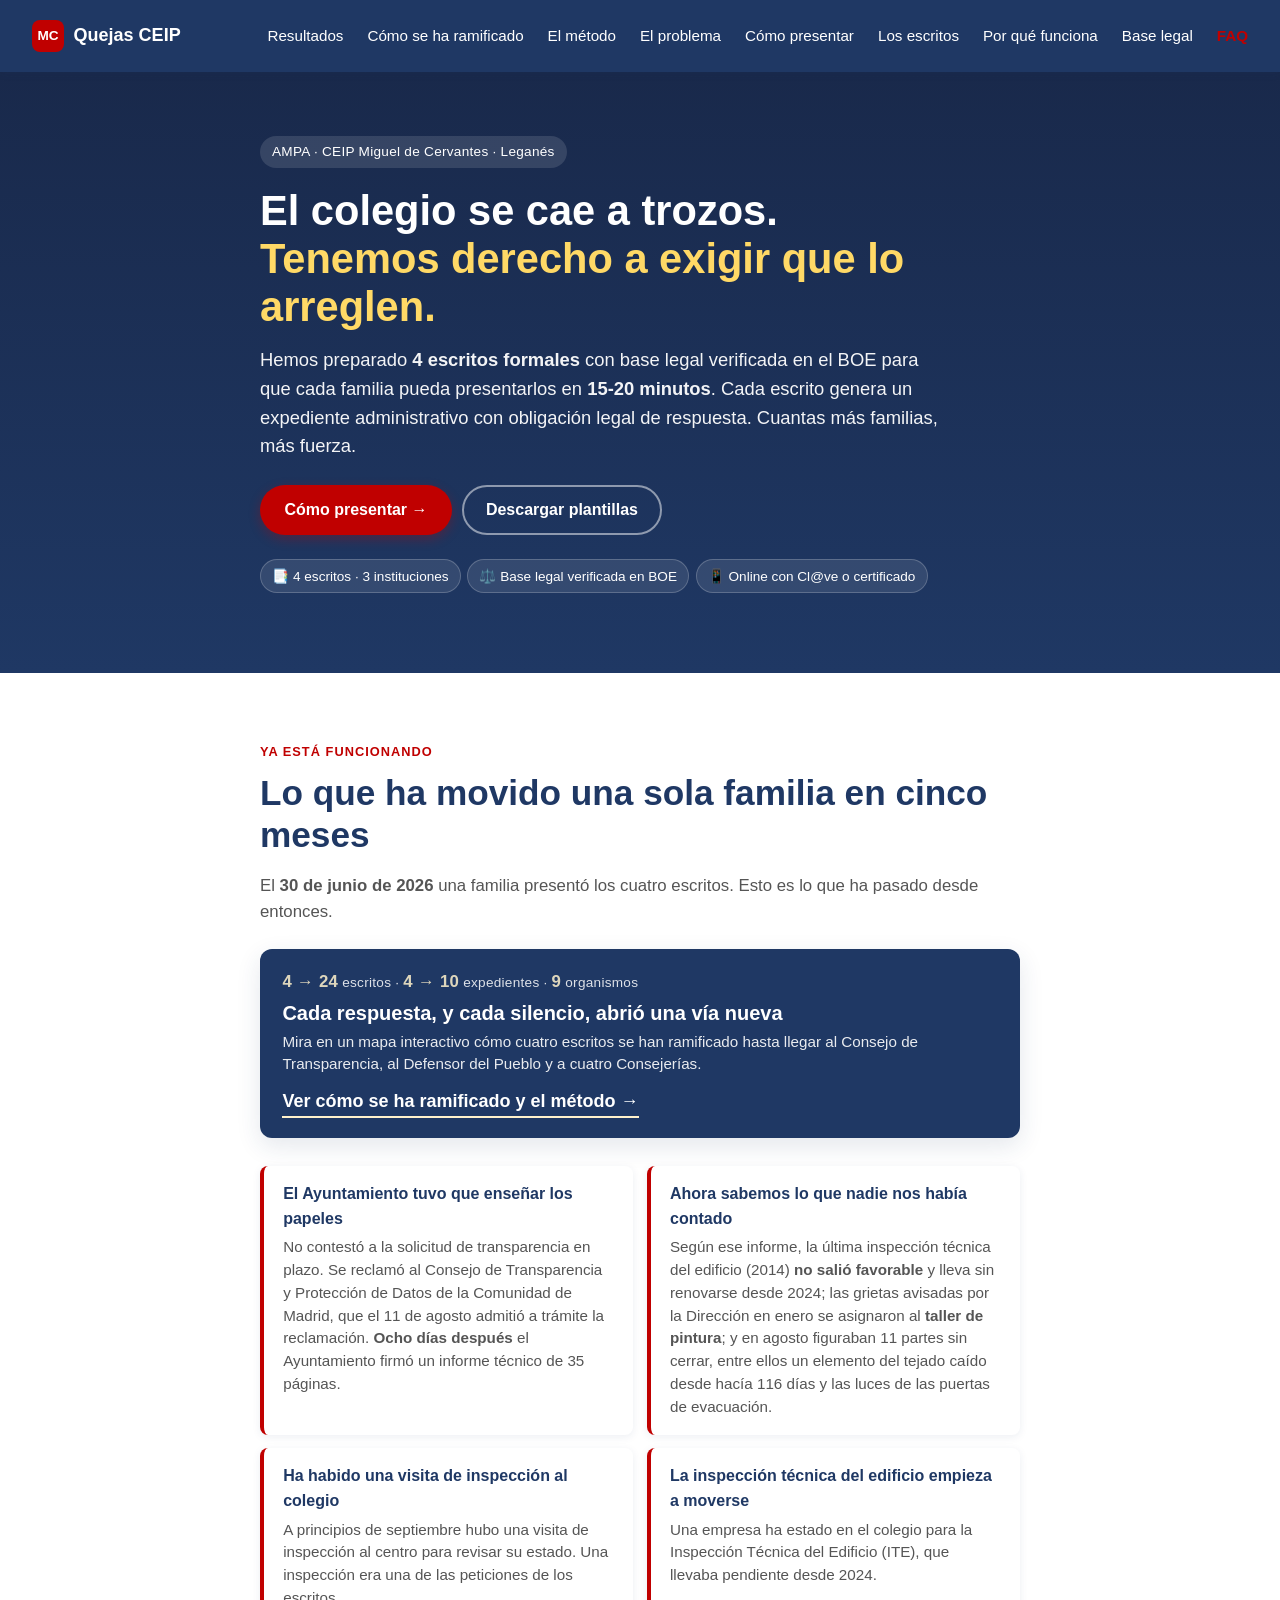
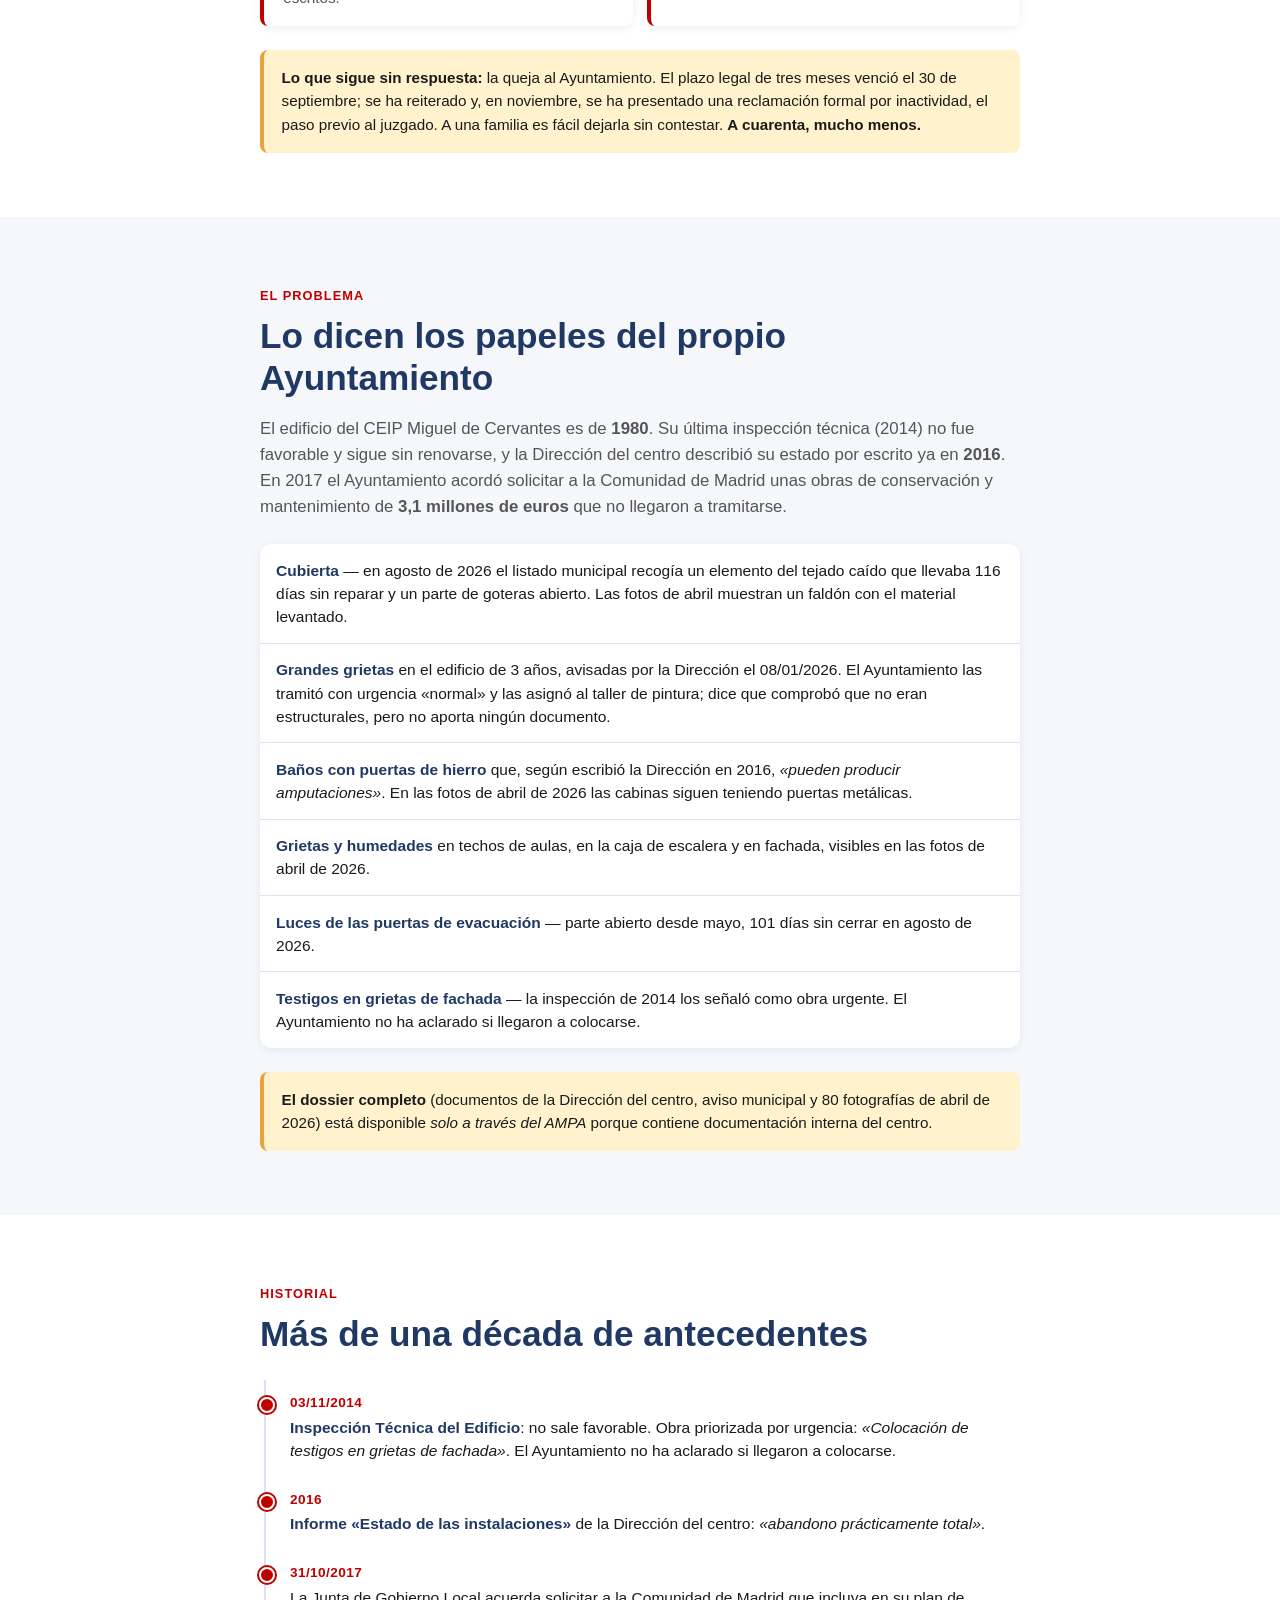
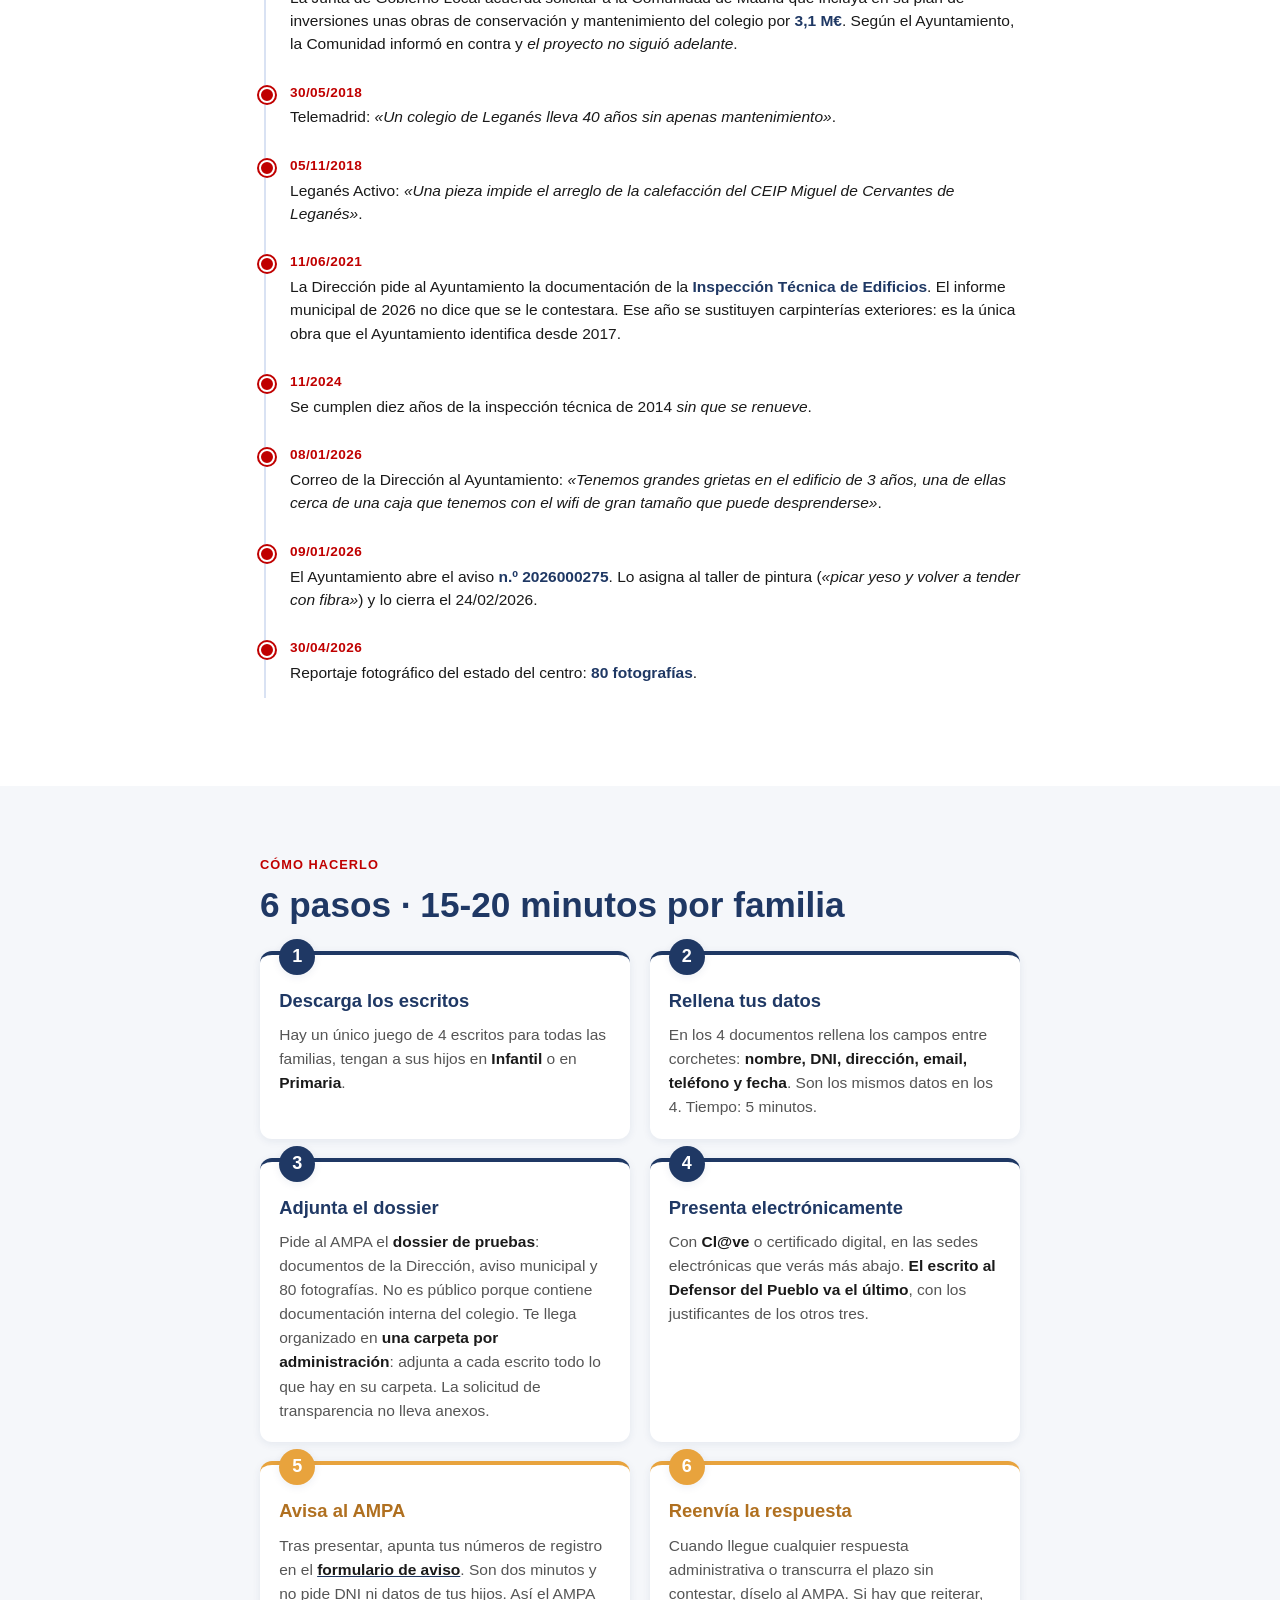
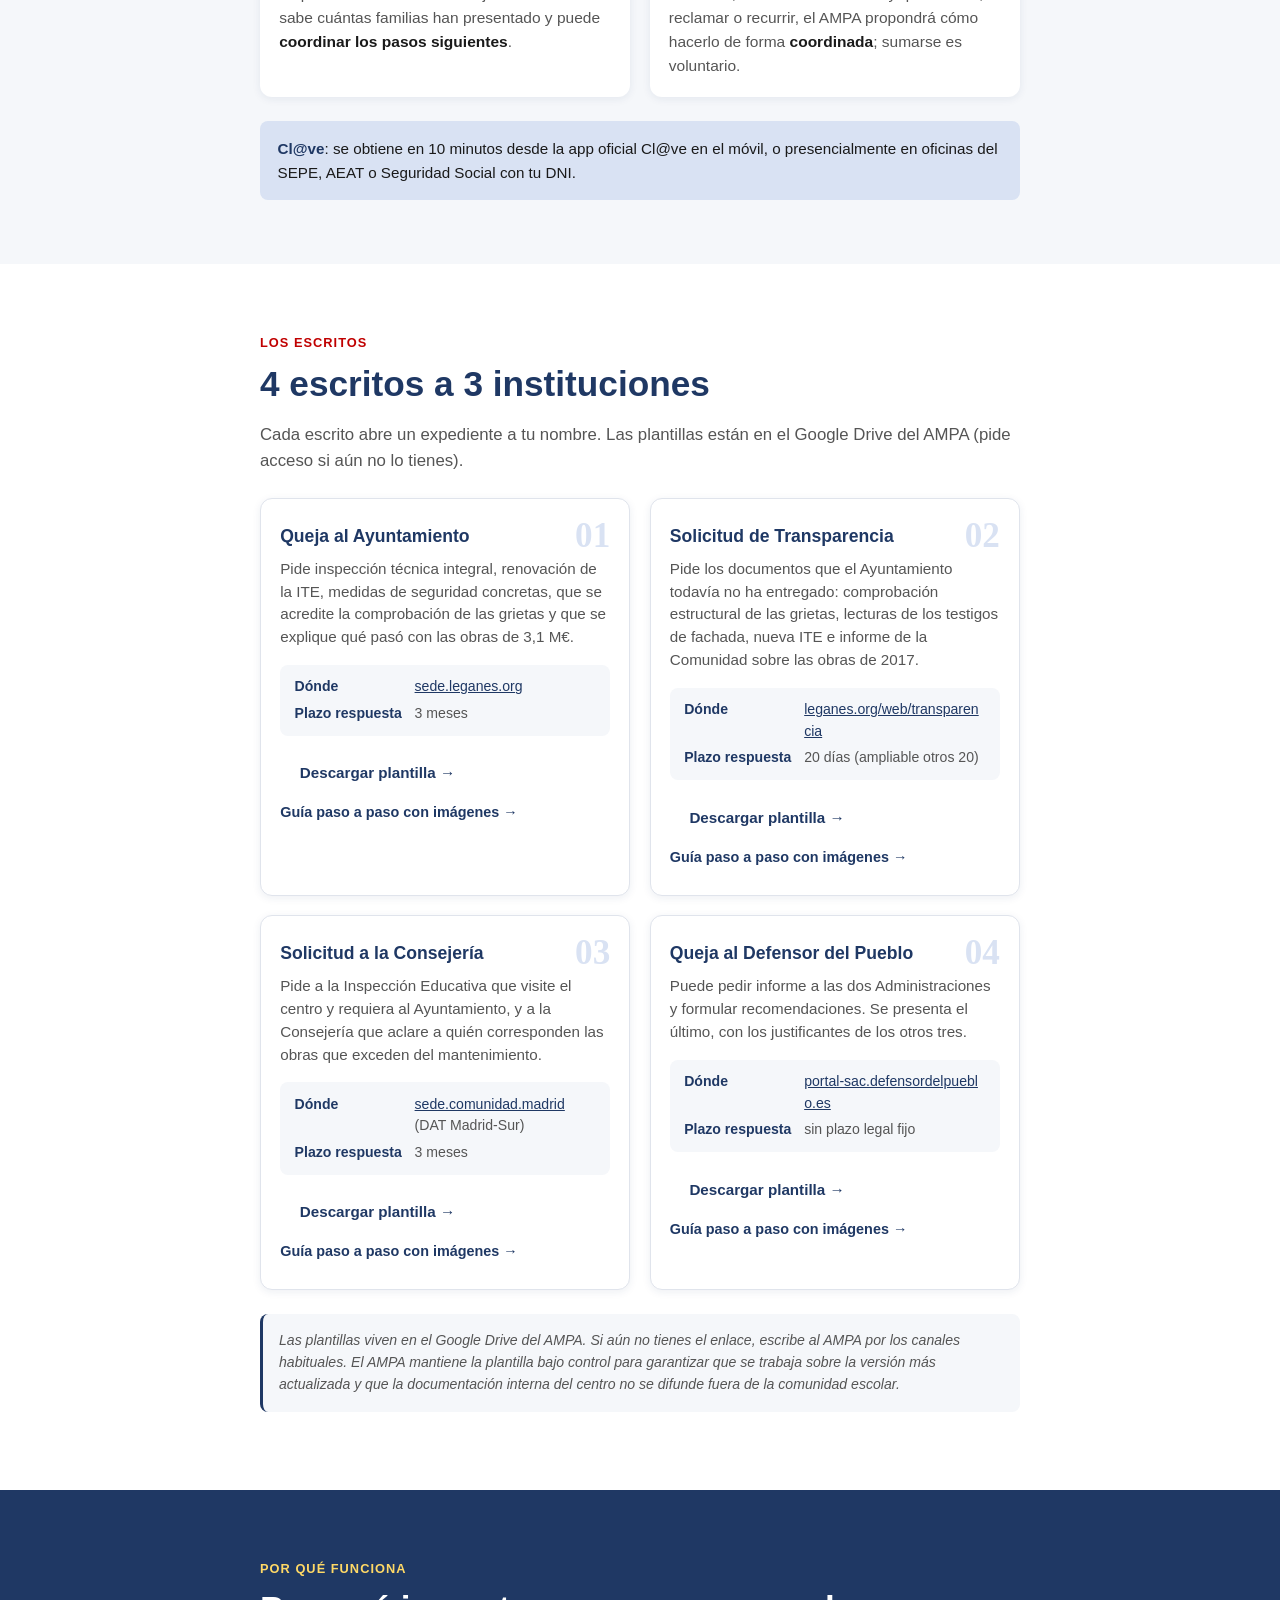
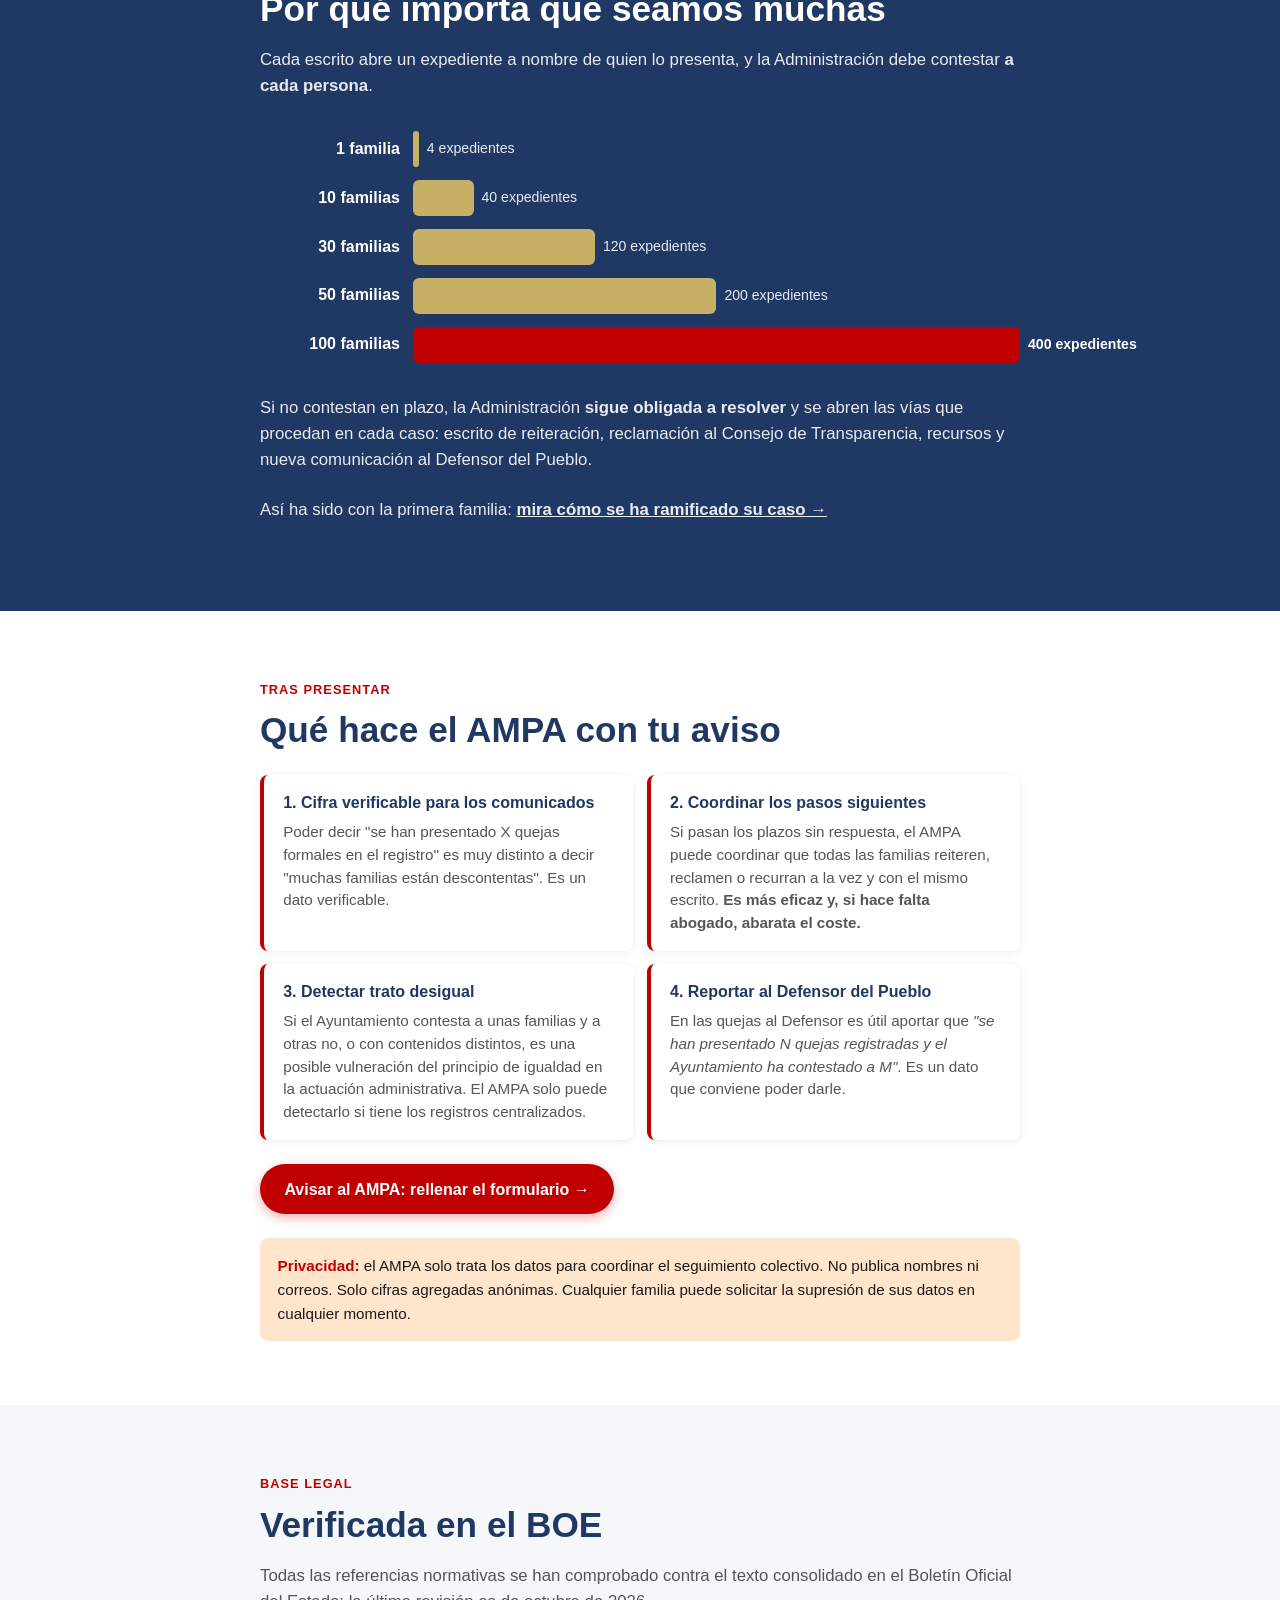
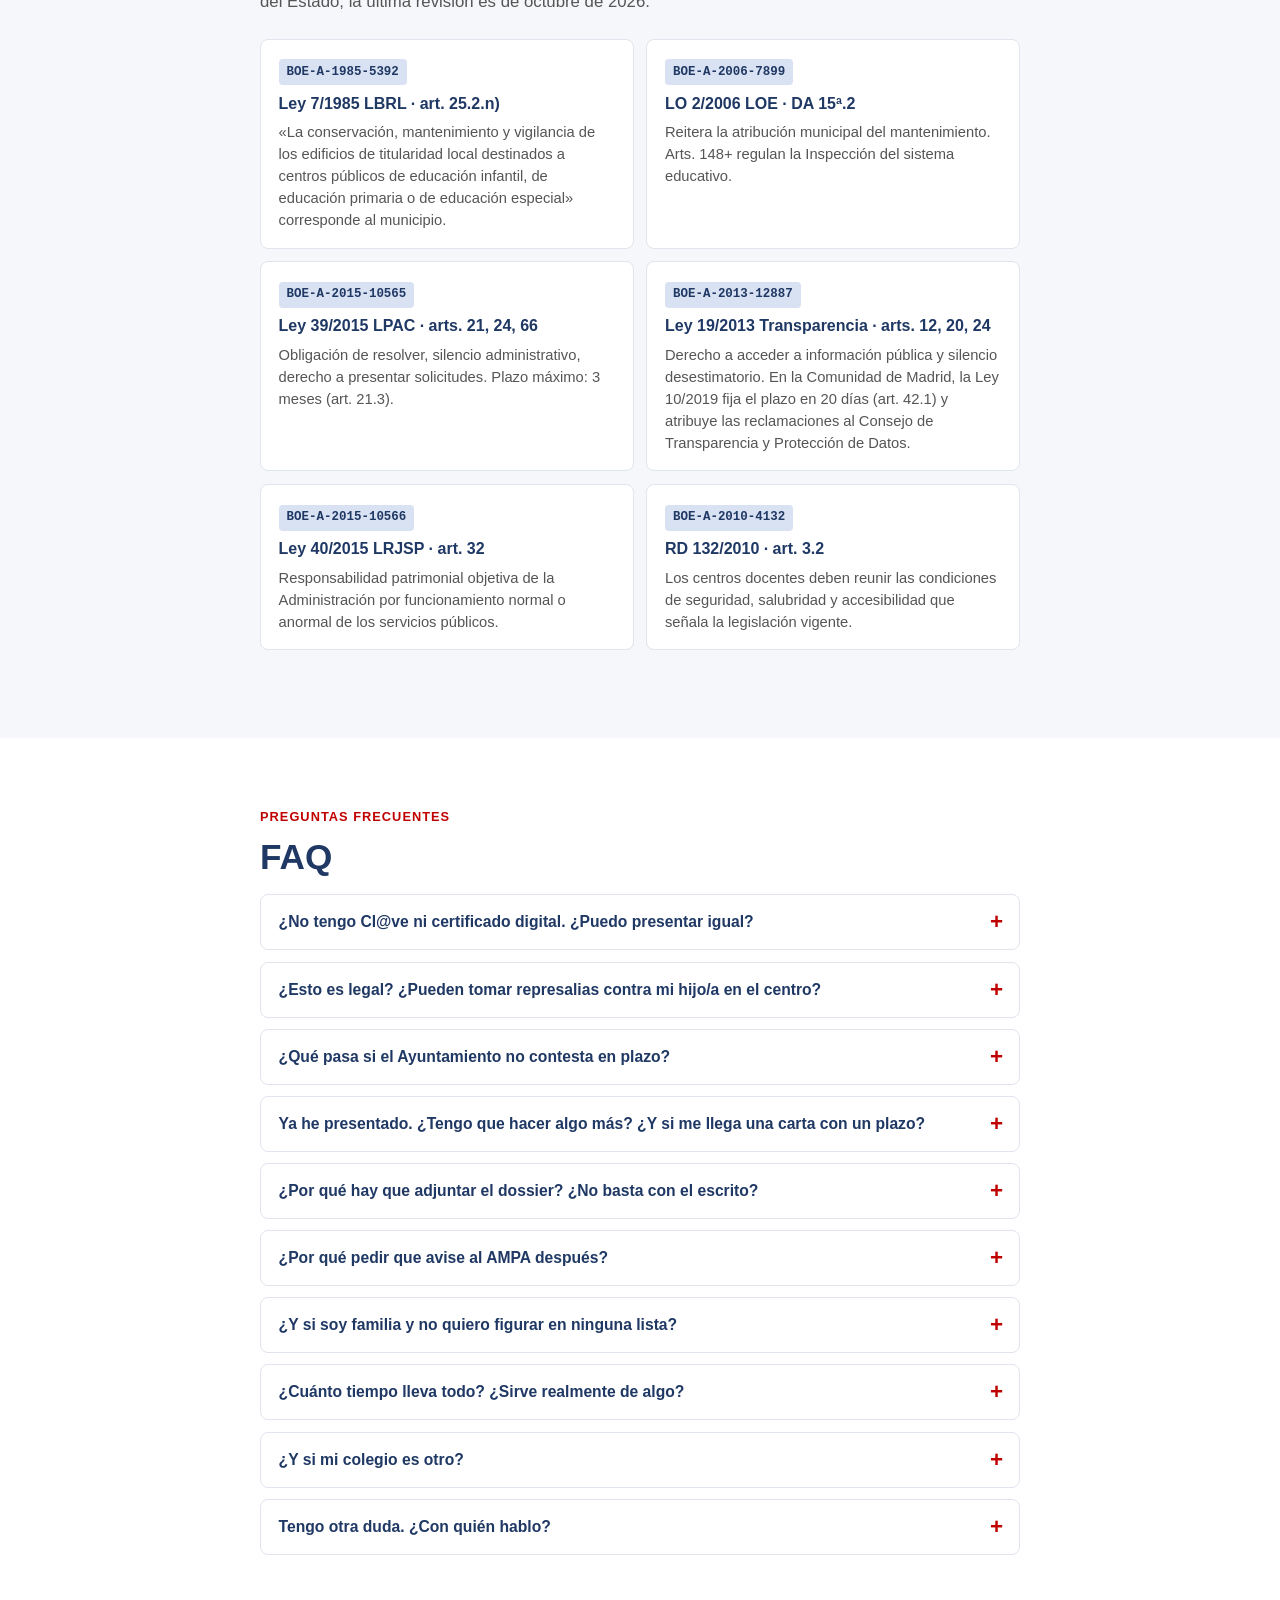
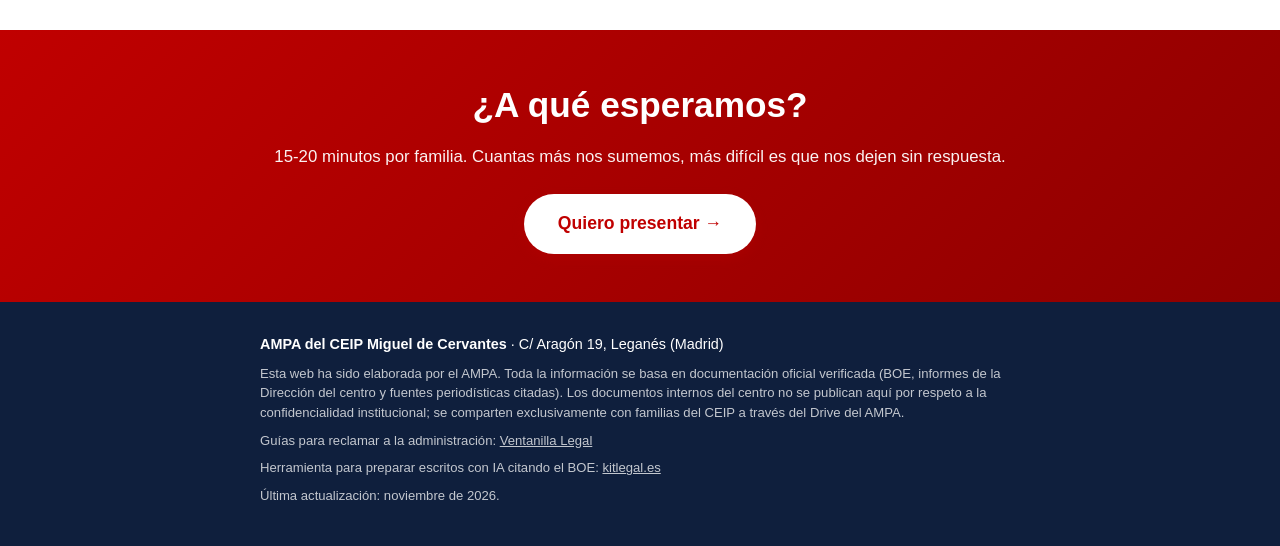
<file: index.html>
<!DOCTYPE html>
<html lang="es">
<head>
  <meta charset="UTF-8">
  <meta name="viewport" content="width=device-width, initial-scale=1.0, viewport-fit=cover">
  <meta name="theme-color" content="#1F3864">
  <title>Quejas formales — CEIP Miguel de Cervantes (Leganés)</title>
  <meta name="description" content="Plantillas, base legal y guía paso a paso para presentar quejas formales por el estado del CEIP Miguel de Cervantes. Iniciativa del AMPA.">
  <meta property="og:title" content="Quejas formales — CEIP Miguel de Cervantes">
  <meta property="og:description" content="15-20 minutos por familia. Cada escrito genera un expediente con obligación legal de respuesta. Cuantas más familias, más fuerza.">
  <meta property="og:type" content="website">
  <link rel="stylesheet" href="styles.css">
  <link rel="icon" href="data:image/svg+xml,&lt;svg xmlns=%22http://www.w3.org/2000/svg%22 viewBox=%220 0 100 100%22&gt;&lt;rect width=%22100%22 height=%22100%22 rx=%2218%22 fill=%22%231F3864%22/&gt;&lt;text x=%2250%22 y=%2270%22 font-size=%2270%22 text-anchor=%22middle%22 fill=%22white%22 font-family=%22sans-serif%22 font-weight=%22bold%22&gt;Q&lt;/text&gt;&lt;/svg&gt;">
</head>
<body>

<!-- HEADER FIJO MÓVIL -->
<header class="topbar">
  <a href="#inicio" class="topbar__brand">
    <span class="topbar__logo">MC</span>
    <span class="topbar__text">Quejas CEIP</span>
  </a>
  <button class="topbar__menu" aria-label="Abrir menú" aria-expanded="false" id="menuBtn">
    <span></span><span></span><span></span>
  </button>
  <nav class="topbar__nav" id="topNav" aria-label="Navegación principal">
    <a href="#resultados">Resultados</a>
    <a href="ramificacion.html">Cómo se ha ramificado</a>
    <a href="ramificacion.html#metodo">El método</a>
    <a href="#problema">El problema</a>
    <a href="#pasos">Cómo presentar</a>
    <a href="#escritos">Los escritos</a>
    <a href="#multiplicador">Por qué funciona</a>
    <a href="#base-legal">Base legal</a>
    <a href="#faq">FAQ</a>
  </nav>
</header>

<!-- HERO -->
<section class="hero" id="inicio">
  <div class="hero__inner">
    <div class="hero__eyebrow">AMPA · CEIP Miguel de Cervantes · Leganés</div>
    <h1 class="hero__title">El colegio se cae a trozos.<br><span class="hero__hl">Tenemos derecho a exigir que lo arreglen.</span></h1>
    <p class="hero__lead">Hemos preparado <strong>4 escritos formales</strong> con base legal verificada en el BOE para que cada familia pueda presentarlos en <strong>15-20 minutos</strong>. Cada escrito genera un expediente administrativo con obligación legal de respuesta. Cuantas más familias, más fuerza.</p>
    <div class="hero__cta">
      <a href="#pasos" class="btn btn--primary">Cómo presentar →</a>
      <a href="#escritos" class="btn btn--ghost">Descargar plantillas</a>
    </div>
    <div class="hero__chips">
      <span class="chip">📑 4 escritos · 3 instituciones</span>
      <span class="chip">⚖️ Base legal verificada en BOE</span>
      <span class="chip">📱 Online con Cl@ve o certificado</span>
    </div>
  </div>
</section>

<!-- RESULTADOS -->
<section class="section" id="resultados">
  <div class="container">
    <span class="section__eyebrow">Ya está funcionando</span>
    <h2 class="section__title">Lo que ha movido una sola familia en cinco meses</h2>
    <p class="section__lead">El <strong>30 de junio de 2026</strong> una familia presentó los cuatro escritos. Esto es lo que ha pasado desde entonces.</p>

    <a class="ramal" href="ramificacion.html">
      <span class="ramal__nums"><b>4 → 24</b> escritos · <b>4 → 10</b> expedientes · <b>9</b> organismos</span>
      <strong class="ramal__title">Cada respuesta, y cada silencio, abrió una vía nueva</strong>
      <span class="ramal__text">Mira en un mapa interactivo cómo cuatro escritos se han ramificado hasta llegar al Consejo de Transparencia, al Defensor del Pueblo y a cuatro Consejerías.</span>
      <span class="ramal__cta">Ver cómo se ha ramificado y el método →</span>
    </a>

    <div class="usos">
      <div class="uso">
        <h3>El Ayuntamiento tuvo que enseñar los papeles</h3>
        <p>No contestó a la solicitud de transparencia en plazo. Se reclamó al Consejo de Transparencia y Protección de Datos de la Comunidad de Madrid, que el 11 de agosto admitió a trámite la reclamación. <strong>Ocho días después</strong> el Ayuntamiento firmó un informe técnico de 35 páginas.</p>
      </div>
      <div class="uso">
        <h3>Ahora sabemos lo que nadie nos había contado</h3>
        <p>Según ese informe, la última inspección técnica del edificio (2014) <strong>no salió favorable</strong> y lleva sin renovarse desde 2024; las grietas avisadas por la Dirección en enero se asignaron al <strong>taller de pintura</strong>; y en agosto figuraban 11 partes sin cerrar, entre ellos un elemento del tejado caído desde hacía 116 días y las luces de las puertas de evacuación.</p>
      </div>
      <div class="uso">
        <h3>Ha habido una visita de inspección al colegio</h3>
        <p>A principios de septiembre hubo una visita de inspección al centro para revisar su estado. Una inspección era una de las peticiones de los escritos.</p>
      </div>
      <div class="uso">
        <h3>La inspección técnica del edificio empieza a moverse</h3>
        <p>Una empresa ha estado en el colegio para la Inspección Técnica del Edificio (ITE), que llevaba pendiente desde 2024.</p>
      </div>
    </div>

    <div class="callout">
      <strong>Lo que sigue sin respuesta:</strong> la queja al Ayuntamiento. El plazo legal de tres meses venció el 30 de septiembre; se ha reiterado y, en noviembre, se ha presentado una reclamación formal por inactividad, el paso previo al juzgado. A una familia es fácil dejarla sin contestar. <strong>A cuarenta, mucho menos.</strong>
    </div>
  </div>
</section>

<!-- PROBLEMA -->
<section class="section section--alt" id="problema">
  <div class="container">
    <span class="section__eyebrow">El problema</span>
    <h2 class="section__title">Lo dicen los papeles del propio Ayuntamiento</h2>

    <p class="section__lead">
      El edificio del CEIP Miguel de Cervantes es de <strong>1980</strong>. Su última inspección técnica (2014) no fue favorable y sigue sin renovarse, y la Dirección del centro describió su estado por escrito ya en <strong>2016</strong>. En 2017 el Ayuntamiento acordó solicitar a la Comunidad de Madrid unas obras de conservación y mantenimiento de <strong>3,1 millones de euros</strong> que no llegaron a tramitarse.
    </p>

    <ul class="defs">
      <li><strong>Cubierta</strong> — en agosto de 2026 el listado municipal recogía un elemento del tejado caído que llevaba 116 días sin reparar y un parte de goteras abierto. Las fotos de abril muestran un faldón con el material levantado.</li>
      <li><strong>Grandes grietas</strong> en el edificio de 3 años, avisadas por la Dirección el 08/01/2026. El Ayuntamiento las tramitó con urgencia «normal» y las asignó al taller de pintura; dice que comprobó que no eran estructurales, pero no aporta ningún documento.</li>
      <li><strong>Baños con puertas de hierro</strong> que, según escribió la Dirección en 2016, <em>«pueden producir amputaciones»</em>. En las fotos de abril de 2026 las cabinas siguen teniendo puertas metálicas.</li>
      <li><strong>Grietas y humedades</strong> en techos de aulas, en la caja de escalera y en fachada, visibles en las fotos de abril de 2026.</li>
                  <li><strong>Luces de las puertas de evacuación</strong> — parte abierto desde mayo, 101 días sin cerrar en agosto de 2026.</li>
      <li><strong>Testigos en grietas de fachada</strong> — la inspección de 2014 los señaló como obra urgente. El Ayuntamiento no ha aclarado si llegaron a colocarse.</li>
    </ul>

    <div class="callout">
      <strong>El dossier completo</strong> (documentos de la Dirección del centro, aviso municipal y 80 fotografías de abril de 2026) está disponible <em>solo a través del AMPA</em> porque contiene documentación interna del centro.
    </div>
  </div>
</section>

<!-- TIMELINE -->
<section class="section" id="historial">
  <div class="container">
    <span class="section__eyebrow">Historial</span>
    <h2 class="section__title">Más de una década de antecedentes</h2>
    <ol class="timeline">
      <li>
        <span class="timeline__date">03/11/2014</span>
        <strong>Inspección Técnica del Edificio</strong>: no sale favorable. Obra priorizada por urgencia: <em>«Colocación de testigos en grietas de fachada»</em>. El Ayuntamiento no ha aclarado si llegaron a colocarse.
      </li>
      <li>
        <span class="timeline__date">2016</span>
        <strong>Informe «Estado de las instalaciones»</strong> de la Dirección del centro: <em>«abandono prácticamente total»</em>.
      </li>
      <li>
        <span class="timeline__date">31/10/2017</span>
        La Junta de Gobierno Local acuerda solicitar a la Comunidad de Madrid que incluya en su plan de inversiones unas obras de conservación y mantenimiento del colegio por <strong>3,1 M€</strong>. Según el Ayuntamiento, la Comunidad informó en contra y <em>el proyecto no siguió adelante</em>.
      </li>
      <li>
        <span class="timeline__date">30/05/2018</span>
        Telemadrid: <em>«Un colegio de Leganés lleva 40 años sin apenas mantenimiento»</em>.
      </li>
      <li>
        <span class="timeline__date">05/11/2018</span>
        Leganés Activo: <em>«Una pieza impide el arreglo de la calefacción del CEIP Miguel de Cervantes de Leganés»</em>.
      </li>
      <li>
        <span class="timeline__date">11/06/2021</span>
        La Dirección pide al Ayuntamiento la documentación de la <strong>Inspección Técnica de Edificios</strong>. El informe municipal de 2026 no dice que se le contestara. Ese año se sustituyen carpinterías exteriores: es la única obra que el Ayuntamiento identifica desde 2017.
      </li>
      <li>
        <span class="timeline__date">11/2024</span>
        Se cumplen diez años de la inspección técnica de 2014 <em>sin que se renueve</em>.
      </li>
      <li>
        <span class="timeline__date">08/01/2026</span>
        Correo de la Dirección al Ayuntamiento: <em>«Tenemos grandes grietas en el edificio de 3 años, una de ellas cerca de una caja que tenemos con el wifi de gran tamaño que puede desprenderse»</em>.
      </li>
      <li>
        <span class="timeline__date">09/01/2026</span>
        El Ayuntamiento abre el aviso <strong>n.º 2026000275</strong>. Lo asigna al taller de pintura (<em>«picar yeso y volver a tender con fibra»</em>) y lo cierra el 24/02/2026.
      </li>
      <li>
        <span class="timeline__date">30/04/2026</span>
        Reportaje fotográfico del estado del centro: <strong>80 fotografías</strong>.
      </li>
    </ol>
  </div>
</section>

<!-- 6 PASOS -->
<section class="section section--alt" id="pasos">
  <div class="container">
    <span class="section__eyebrow">Cómo hacerlo</span>
    <h2 class="section__title">6 pasos · 15-20 minutos por familia</h2>

    <div class="steps">
      <article class="step">
        <span class="step__num">1</span>
        <h3>Descarga los escritos</h3>
        <p>Hay un único juego de 4 escritos para todas las familias, tengan a sus hijos en <strong>Infantil</strong> o en <strong>Primaria</strong>.</p>
      </article>

      <article class="step">
        <span class="step__num">2</span>
        <h3>Rellena tus datos</h3>
        <p>En los 4 documentos rellena los campos entre corchetes: <strong>nombre, DNI, dirección, email, teléfono y fecha</strong>. Son los mismos datos en los 4. Tiempo: 5 minutos.</p>
      </article>

      <article class="step">
        <span class="step__num">3</span>
        <h3>Adjunta el dossier</h3>
        <p>Pide al AMPA el <strong>dossier de pruebas</strong>: documentos de la Dirección, aviso municipal y 80 fotografías. No es público porque contiene documentación interna del colegio. Te llega organizado en <strong>una carpeta por administración</strong>: adjunta a cada escrito todo lo que hay en su carpeta. La solicitud de transparencia no lleva anexos.</p>
      </article>

      <article class="step">
        <span class="step__num">4</span>
        <h3>Presenta electrónicamente</h3>
        <p>Con <strong>Cl@ve</strong> o certificado digital, en las sedes electrónicas que verás más abajo. <strong>El escrito al Defensor del Pueblo va el último</strong>, con los justificantes de los otros tres.</p>
      </article>

      <article class="step step--post">
        <span class="step__num">5</span>
        <h3>Avisa al AMPA</h3>
        <p>Tras presentar, apunta tus números de registro en el <a href="https://docs.google.com/forms/d/e/1FAIpQLSf2Wz88BBSJUOZ6S9C5s3FsNP-tRUB7yKGQzlijtFj-Xz__mw/viewform" target="_blank" rel="noopener"><strong>formulario de aviso</strong></a>. Son dos minutos y no pide DNI ni datos de tus hijos. Así el AMPA sabe cuántas familias han presentado y puede <strong>coordinar los pasos siguientes</strong>.</p>
      </article>

      <article class="step step--post">
        <span class="step__num">6</span>
        <h3>Reenvía la respuesta</h3>
        <p>Cuando llegue cualquier respuesta administrativa o transcurra el plazo sin contestar, díselo al AMPA. Si hay que reiterar, reclamar o recurrir, el AMPA propondrá cómo hacerlo de forma <strong>coordinada</strong>; sumarse es voluntario.</p>
      </article>
    </div>

    <div class="info-callout">
      <strong>Cl@ve</strong>: se obtiene en 10 minutos desde la app oficial Cl@ve en el móvil, o presencialmente en oficinas del SEPE, AEAT o Seguridad Social con tu DNI.
    </div>
  </div>
</section>

<!-- LOS 4 ESCRITOS -->
<section class="section" id="escritos">
  <div class="container">
    <span class="section__eyebrow">Los escritos</span>
    <h2 class="section__title">4 escritos a 3 instituciones</h2>
    <p class="section__lead">Cada escrito abre un expediente a tu nombre. Las plantillas están en el Google Drive del AMPA (pide acceso si aún no lo tienes).</p>

    <div class="escritos">

      <article class="escrito">
        <span class="escrito__num">01</span>
        <h3 class="escrito__title">Queja al Ayuntamiento</h3>
        <p class="escrito__desc">Pide inspección técnica integral, renovación de la ITE, medidas de seguridad concretas, que se acredite la comprobación de las grietas y que se explique qué pasó con las obras de 3,1 M€.</p>
        <dl class="escrito__meta">
          <dt>Dónde</dt><dd><a href="https://sede.leganes.org" target="_blank" rel="noopener">sede.leganes.org</a></dd>
          <dt>Plazo respuesta</dt><dd>3 meses</dd>
        </dl>
        <a class="btn btn--small" href="#" data-drive="General_01_Queja_Ayuntamiento.docx">Descargar plantilla →</a>
        <a class="escrito__guide" href="guia-ayuntamiento.html">Guía paso a paso con imágenes →</a>
      </article>

      <article class="escrito">
        <span class="escrito__num">02</span>
        <h3 class="escrito__title">Solicitud de Transparencia</h3>
        <p class="escrito__desc">Pide los documentos que el Ayuntamiento todavía no ha entregado: comprobación estructural de las grietas, lecturas de los testigos de fachada, nueva ITE e informe de la Comunidad sobre las obras de 2017.</p>
        <dl class="escrito__meta">
          <dt>Dónde</dt><dd><a href="https://www.leganes.org/web/transparencia" target="_blank" rel="noopener">leganes.org/web/transparencia</a></dd>
          <dt>Plazo respuesta</dt><dd>20 días (ampliable otros 20)</dd>
        </dl>
        <a class="btn btn--small" href="#" data-drive="General_02_Transparencia.docx">Descargar plantilla →</a>
        <a class="escrito__guide" href="guia-transparencia.html">Guía paso a paso con imágenes →</a>
      </article>

      <article class="escrito">
        <span class="escrito__num">03</span>
        <h3 class="escrito__title">Solicitud a la Consejería</h3>
        <p class="escrito__desc">Pide a la Inspección Educativa que visite el centro y requiera al Ayuntamiento, y a la Consejería que aclare a quién corresponden las obras que exceden del mantenimiento.</p>
        <dl class="escrito__meta">
          <dt>Dónde</dt><dd><a href="https://sede.comunidad.madrid" target="_blank" rel="noopener">sede.comunidad.madrid</a> (DAT Madrid-Sur)</dd>
          <dt>Plazo respuesta</dt><dd>3 meses</dd>
        </dl>
        <a class="btn btn--small" href="#" data-drive="General_03_Consejeria_Educacion.docx">Descargar plantilla →</a>
        <a class="escrito__guide" href="guia-consejeria.html">Guía paso a paso con imágenes →</a>
      </article>

      <article class="escrito">
        <span class="escrito__num">04</span>
        <h3 class="escrito__title">Queja al Defensor del Pueblo</h3>
        <p class="escrito__desc">Puede pedir informe a las dos Administraciones y formular recomendaciones. Se presenta el último, con los justificantes de los otros tres.</p>
        <dl class="escrito__meta">
          <dt>Dónde</dt><dd><a href="https://portal-sac.defensordelpueblo.es/es/form/queja" target="_blank" rel="noopener">portal-sac.defensordelpueblo.es</a></dd>
          <dt>Plazo respuesta</dt><dd>sin plazo legal fijo</dd>
        </dl>
        <a class="btn btn--small" href="#" data-drive="General_04_Defensor_Pueblo.docx">Descargar plantilla →</a>
        <a class="escrito__guide" href="guia-defensor.html">Guía paso a paso con imágenes →</a>
      </article>

    </div>

    <p class="footnote">Las plantillas viven en el Google Drive del AMPA. Si aún no tienes el enlace, escribe al AMPA por los canales habituales. El AMPA mantiene la plantilla bajo control para garantizar que se trabaja sobre la versión más actualizada y que la documentación interna del centro no se difunde fuera de la comunidad escolar.</p>
  </div>
</section>

<!-- EFECTO MULTIPLICADOR -->
<section class="section section--dark" id="multiplicador">
  <div class="container">
    <span class="section__eyebrow section__eyebrow--light">Por qué funciona</span>
    <h2 class="section__title">Por qué importa que seamos muchas</h2>
    <p class="section__lead section__lead--light">Cada escrito abre un expediente a nombre de quien lo presenta, y la Administración debe contestar <strong>a cada persona</strong>.</p>

    <div class="bars">
      <div class="bar" style="--w:1%"><div class="bar__label">1 familia</div><div class="bar__fill"><span>4 expedientes</span></div></div>
      <div class="bar" style="--w:10%"><div class="bar__label">10 familias</div><div class="bar__fill"><span>40 expedientes</span></div></div>
      <div class="bar" style="--w:30%"><div class="bar__label">30 familias</div><div class="bar__fill"><span>120 expedientes</span></div></div>
      <div class="bar" style="--w:50%"><div class="bar__label">50 familias</div><div class="bar__fill"><span>200 expedientes</span></div></div>
      <div class="bar bar--top" style="--w:100%"><div class="bar__label">100 familias</div><div class="bar__fill"><span>400 expedientes</span></div></div>
    </div>

    <p class="section__lead section__lead--light" style="margin-top:1.5rem">
      Si no contestan en plazo, la Administración <strong>sigue obligada a resolver</strong> y se abren las vías que procedan en cada caso: escrito de reiteración, reclamación al Consejo de Transparencia, recursos y nueva comunicación al Defensor del Pueblo.
    </p>
    <p class="section__lead section__lead--light">
      Así ha sido con la primera familia: <a href="ramificacion.html" style="color:inherit"><strong>mira cómo se ha ramificado su caso →</strong></a>
    </p>
  </div>
</section>

<!-- TRAS PRESENTAR -->
<section class="section" id="tras-presentar">
  <div class="container">
    <span class="section__eyebrow">Tras presentar</span>
    <h2 class="section__title">Qué hace el AMPA con tu aviso</h2>

    <div class="usos">
      <div class="uso">
        <h3>1. Cifra verificable para los comunicados</h3>
        <p>Poder decir "se han presentado X quejas formales en el registro" es muy distinto a decir "muchas familias están descontentas". Es un dato verificable.</p>
      </div>
      <div class="uso">
        <h3>2. Coordinar los pasos siguientes</h3>
        <p>Si pasan los plazos sin respuesta, el AMPA puede coordinar que todas las familias reiteren, reclamen o recurran a la vez y con el mismo escrito. <strong>Es más eficaz y, si hace falta abogado, abarata el coste.</strong></p>
      </div>
      <div class="uso">
        <h3>3. Detectar trato desigual</h3>
        <p>Si el Ayuntamiento contesta a unas familias y a otras no, o con contenidos distintos, es una posible vulneración del principio de igualdad en la actuación administrativa. El AMPA solo puede detectarlo si tiene los registros centralizados.</p>
      </div>
      <div class="uso">
        <h3>4. Reportar al Defensor del Pueblo</h3>
        <p>En las quejas al Defensor es útil aportar que <em>"se han presentado N quejas registradas y el Ayuntamiento ha contestado a M"</em>. Es un dato que conviene poder darle.</p>
      </div>
    </div>

    <p style="margin:1.5rem 0"><a class="btn btn--primary" href="https://docs.google.com/forms/d/e/1FAIpQLSf2Wz88BBSJUOZ6S9C5s3FsNP-tRUB7yKGQzlijtFj-Xz__mw/viewform" target="_blank" rel="noopener">Avisar al AMPA: rellenar el formulario →</a></p>

    <div class="info-callout info-callout--accent">
      <strong>Privacidad:</strong> el AMPA solo trata los datos para coordinar el seguimiento colectivo. No publica nombres ni correos. Solo cifras agregadas anónimas. Cualquier familia puede solicitar la supresión de sus datos en cualquier momento.
    </div>
  </div>
</section>

<!-- BASE LEGAL -->
<section class="section section--alt" id="base-legal">
  <div class="container">
    <span class="section__eyebrow">Base legal</span>
    <h2 class="section__title">Verificada en el BOE</h2>
    <p class="section__lead">Todas las referencias normativas se han comprobado contra el texto consolidado en el Boletín Oficial del Estado; la última revisión es de octubre de 2026.</p>

    <div class="leyes">
      <a class="ley" href="https://www.boe.es/eli/es/l/1985/04/02/7" target="_blank" rel="noopener">
        <span class="ley__id">BOE-A-1985-5392</span>
        <strong>Ley 7/1985 LBRL · art. 25.2.n)</strong>
        <span class="ley__desc">«La conservación, mantenimiento y vigilancia de los edificios de titularidad local destinados a centros públicos de educación infantil, de educación primaria o de educación especial» corresponde al municipio.</span>
      </a>
      <a class="ley" href="https://www.boe.es/eli/es/lo/2006/05/03/2" target="_blank" rel="noopener">
        <span class="ley__id">BOE-A-2006-7899</span>
        <strong>LO 2/2006 LOE · DA 15ª.2</strong>
        <span class="ley__desc">Reitera la atribución municipal del mantenimiento. Arts. 148+ regulan la Inspección del sistema educativo.</span>
      </a>
      <a class="ley" href="https://www.boe.es/eli/es/l/2015/10/01/39" target="_blank" rel="noopener">
        <span class="ley__id">BOE-A-2015-10565</span>
        <strong>Ley 39/2015 LPAC · arts. 21, 24, 66</strong>
        <span class="ley__desc">Obligación de resolver, silencio administrativo, derecho a presentar solicitudes. Plazo máximo: 3 meses (art. 21.3).</span>
      </a>
      <a class="ley" href="https://www.boe.es/eli/es/l/2013/12/09/19" target="_blank" rel="noopener">
        <span class="ley__id">BOE-A-2013-12887</span>
        <strong>Ley 19/2013 Transparencia · arts. 12, 20, 24</strong>
        <span class="ley__desc">Derecho a acceder a información pública y silencio desestimatorio. En la Comunidad de Madrid, la Ley 10/2019 fija el plazo en 20 días (art. 42.1) y atribuye las reclamaciones al Consejo de Transparencia y Protección de Datos.</span>
      </a>
      <a class="ley" href="https://www.boe.es/eli/es/l/2015/10/01/40" target="_blank" rel="noopener">
        <span class="ley__id">BOE-A-2015-10566</span>
        <strong>Ley 40/2015 LRJSP · art. 32</strong>
        <span class="ley__desc">Responsabilidad patrimonial objetiva de la Administración por funcionamiento normal o anormal de los servicios públicos.</span>
      </a>
      <a class="ley" href="https://www.boe.es/eli/es/rd/2010/02/12/132" target="_blank" rel="noopener">
        <span class="ley__id">BOE-A-2010-4132</span>
        <strong>RD 132/2010 · art. 3.2</strong>
        <span class="ley__desc">Los centros docentes deben reunir las condiciones de seguridad, salubridad y accesibilidad que señala la legislación vigente.</span>
      </a>
    </div>
  </div>
</section>

<!-- FAQ -->
<section class="section" id="faq">
  <div class="container">
    <span class="section__eyebrow">Preguntas frecuentes</span>
    <h2 class="section__title">FAQ</h2>

    <details class="faq">
      <summary>¿No tengo Cl@ve ni certificado digital. ¿Puedo presentar igual?</summary>
      <p>Sí. Puedes presentarlos presencialmente en el SAC (Servicio de Atención al Ciudadano) del Ayuntamiento, en cualquier oficina de registro de la Comunidad de Madrid, o en cualquier oficina de Correos como carta certificada al Registro General del Ayuntamiento. Cl@ve también se obtiene en 10 minutos desde la app oficial Cl@ve en tu móvil.</p>
    </details>

    <details class="faq">
      <summary>¿Esto es legal? ¿Pueden tomar represalias contra mi hijo/a en el centro?</summary>
      <p>Lo que estamos haciendo es ejercer derechos constitucionales (arts. 27, 29 y 39 CE) y de procedimiento administrativo (Ley 39/2015). Es totalmente legal. Los escritos se dirigen al Ayuntamiento y a la Consejería, no al equipo directivo del centro; de hecho, la propia Dirección ha avisado por escrito del mismo problema. No hay base alguna para represalias y, de producirse, serían denunciables.</p>
    </details>

    <details class="faq">
      <summary>¿Qué pasa si el Ayuntamiento no contesta en plazo?</summary>
      <p>Que no contesten no cierra nada: la Administración <strong>sigue obligada a resolver</strong> (art. 21 de la Ley 39/2015) y el silencio abre nuevas vías: un escrito de reiteración exigiendo la resolución expresa, los recursos administrativos y, en su caso, el contencioso-administrativo, la reclamación al Consejo de Transparencia de la Comunidad de Madrid (si era una solicitud de información) y una nueva comunicación al Defensor del Pueblo. Qué recurso corresponde depende de cada escrito; el AMPA lo coordinará cuando llegue el momento.</p>
    </details>

    <details class="faq">
      <summary>Ya he presentado. ¿Tengo que hacer algo más? ¿Y si me llega una carta con un plazo?</summary>
      <p>No. Tu parte termina al presentar y avisar al AMPA. <strong>Si no te contestan</strong>, no tienes que hacer nada: la Administración sigue obligada a resolver y tu expediente cuenta igual. <strong>Si te contestan</strong>, es probable que la carta diga que puedes recurrir dentro de un plazo, normalmente de un mes: es un derecho, no una obligación. Si no recurres no pasa nada: no tiene coste y no perjudica a las demás familias. Reenvía la respuesta al AMPA, que verá si conviene dar un paso coordinado. Los recursos y las reclamaciones de fondo ya los lleva adelante la familia que empezó en junio, y lo que se consiga —una inspección, una reparación, una respuesta por escrito— vale para todo el colegio.</p>
    </details>

    <details class="faq">
      <summary>¿Por qué hay que adjuntar el dossier? ¿No basta con el escrito?</summary>
      <p>El escrito describe los hechos, el dossier los acredita. Sin pruebas documentales, el Ayuntamiento puede limitarse a una respuesta genérica. Con el dossier (documentos de la Dirección, aviso municipal y 80 fotografías) y con las citas del informe técnico del propio Ayuntamiento, es mucho más difícil contestar con generalidades.</p>
    </details>

    <details class="faq">
      <summary>¿Por qué pedir que avise al AMPA después?</summary>
      <p>Para que el AMPA pueda hacer las cuatro cosas que explicamos arriba: dar cifras verificables, coordinar los pasos siguientes, detectar si se contesta a unas familias y a otras no, e informar al Defensor del Pueblo. La presentación es individual, pero el seguimiento es colectivo.</p>
    </details>

    <details class="faq">
      <summary>¿Y si soy familia y no quiero figurar en ninguna lista?</summary>
      <p>Sin problema. Puedes presentar de manera totalmente anónima respecto al AMPA: tu queja es individual, irá con tu DNI a la Administración como cualquier otra, y simplemente no avisas al AMPA. Pierdes la posibilidad de sumarte a los pasos coordinados (tendrías que reiterar o recurrir por tu cuenta si quisieras hacerlo), pero tu queja seguirá su curso.</p>
    </details>

    <details class="faq">
      <summary>¿Cuánto tiempo lleva todo? ¿Sirve realmente de algo?</summary>
      <p>Tu parte: 15-20 minutos. El procedimiento posterior puede llevar meses. Pero ya ha servido: una sola familia consiguió en tres meses el informe técnico municipal del que salen casi todos los datos de esta página. Con decenas de familias pidiendo lo mismo, es mucho más difícil que el asunto quede sin respuesta.</p>
    </details>

    <details class="faq">
      <summary>¿Y si mi colegio es otro?</summary>
      <p>Los escritos de esta página están hechos para el CEIP Miguel de Cervantes y Leganés: los datos, los órganos y las sedes son los de este caso. Si en tu colegio pasa lo mismo, Ventanilla Legal tiene una guía general, <a href="https://ventanillalegal.es/guias/colegio-sin-calefaccion/" target="_blank" rel="noopener">Colegio sin calefacción: a quién reclamar y con qué escrito</a>, que explica cuándo corresponde reclamar al ayuntamiento y cuándo a la consejería, e incluye un modelo de escrito.</p>
    </details>

    <details class="faq">
      <summary>Tengo otra duda. ¿Con quién hablo?</summary>
      <p>Con el AMPA del CEIP Miguel de Cervantes a través de los canales habituales (correo, grupo de difusión). El AMPA ofrece apoyo presencial: revisión de la documentación, ayuda con Cl@ve y acompañamiento en la presentación.</p>
    </details>
  </div>
</section>

<!-- CTA FINAL -->
<section class="cta-final">
  <div class="container">
    <h2>¿A qué esperamos?</h2>
    <p>15-20 minutos por familia. Cuantas más nos sumemos, más difícil es que nos dejen sin respuesta.</p>
    <a href="#pasos" class="btn btn--primary btn--large">Quiero presentar →</a>
  </div>
</section>

<footer class="footer">
  <div class="container">
    <p><strong>AMPA del CEIP Miguel de Cervantes</strong> · C/ Aragón 19, Leganés (Madrid)</p>
    <p class="footer__small">Esta web ha sido elaborada por el AMPA. Toda la información se basa en documentación oficial verificada (BOE, informes de la Dirección del centro y fuentes periodísticas citadas). Los documentos internos del centro no se publican aquí por respeto a la confidencialidad institucional; se comparten exclusivamente con familias del CEIP a través del Drive del AMPA.</p>
    <p class="footer__small">Guías para reclamar a la administración: <a href="https://ventanillalegal.es/guias/" target="_blank" rel="noopener">Ventanilla Legal</a></p>
    <p class="footer__small">Herramienta para preparar escritos con IA citando el BOE: <a href="https://kitlegal.es" target="_blank" rel="noopener">kitlegal.es</a></p>
    <p class="footer__small">Última actualización: noviembre de 2026.</p>
  </div>
</footer>

<script src="script.js"></script>
</body>
</html>
</file>
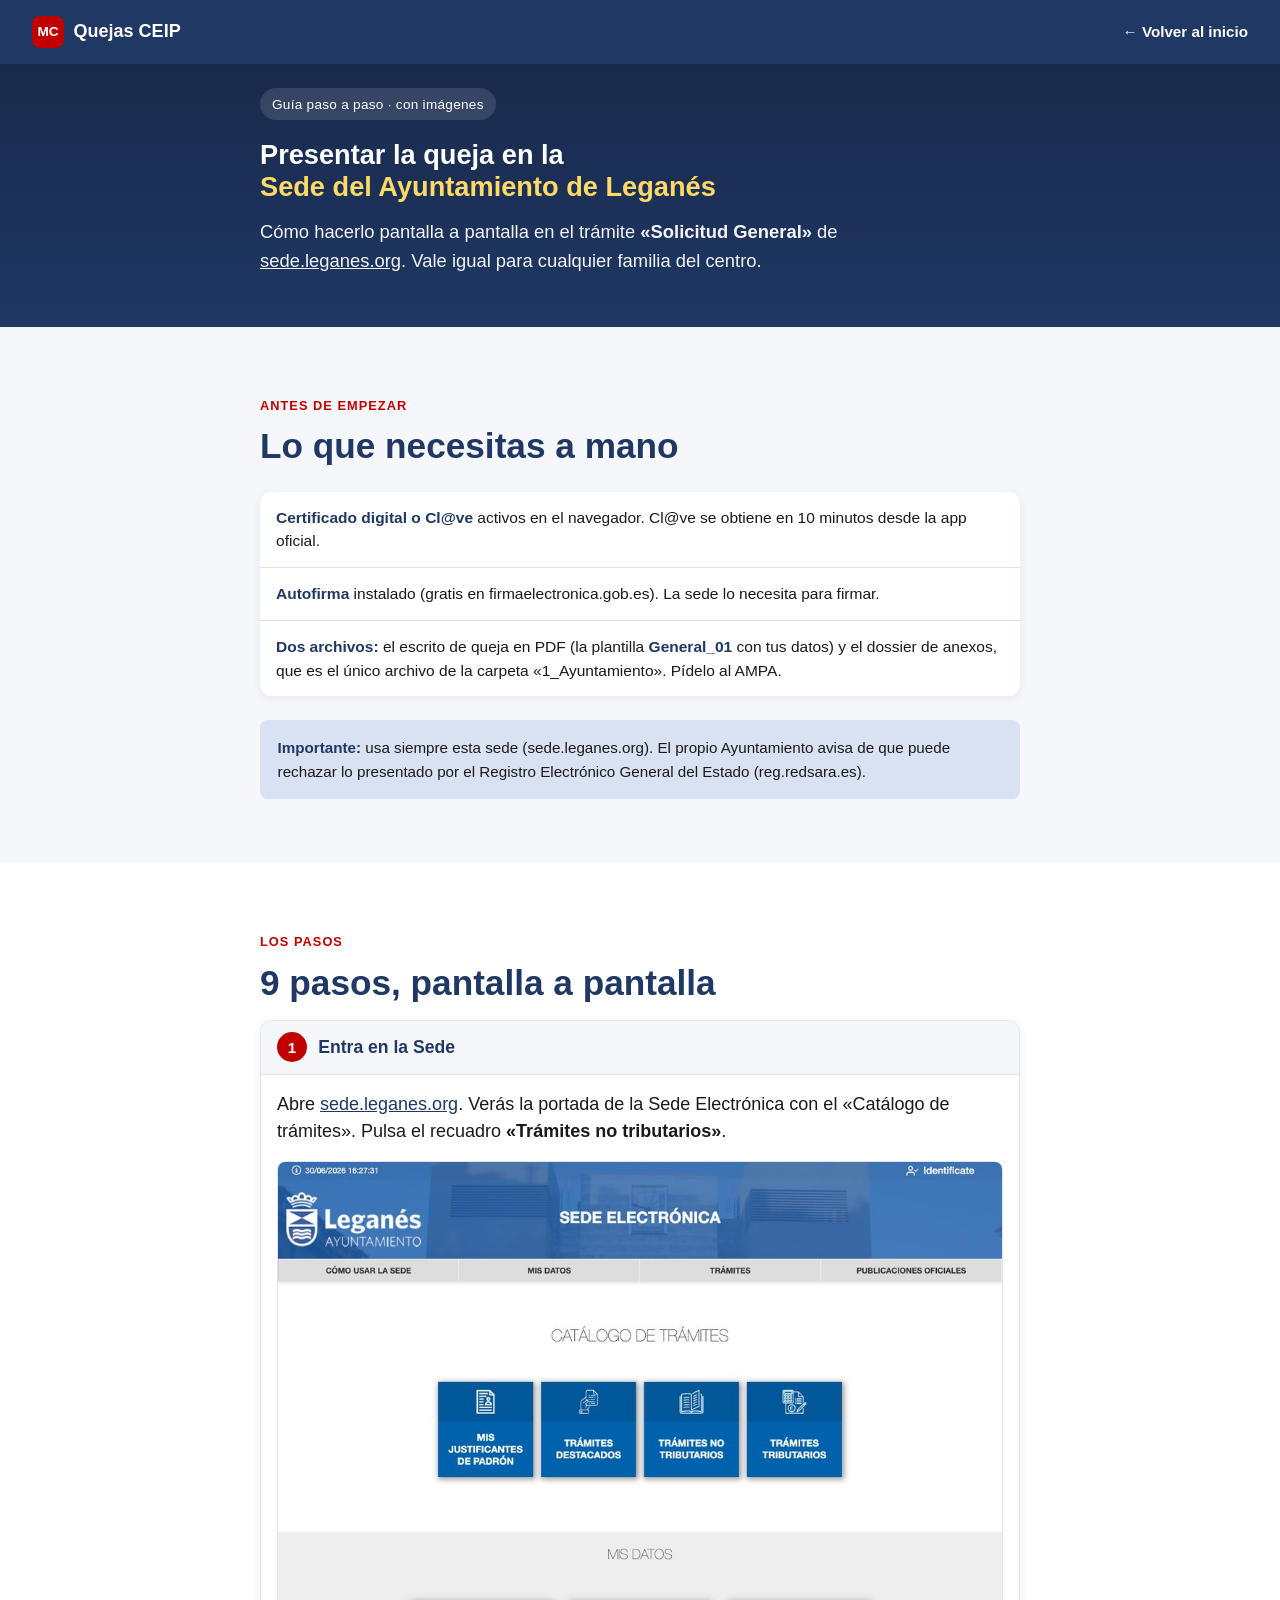
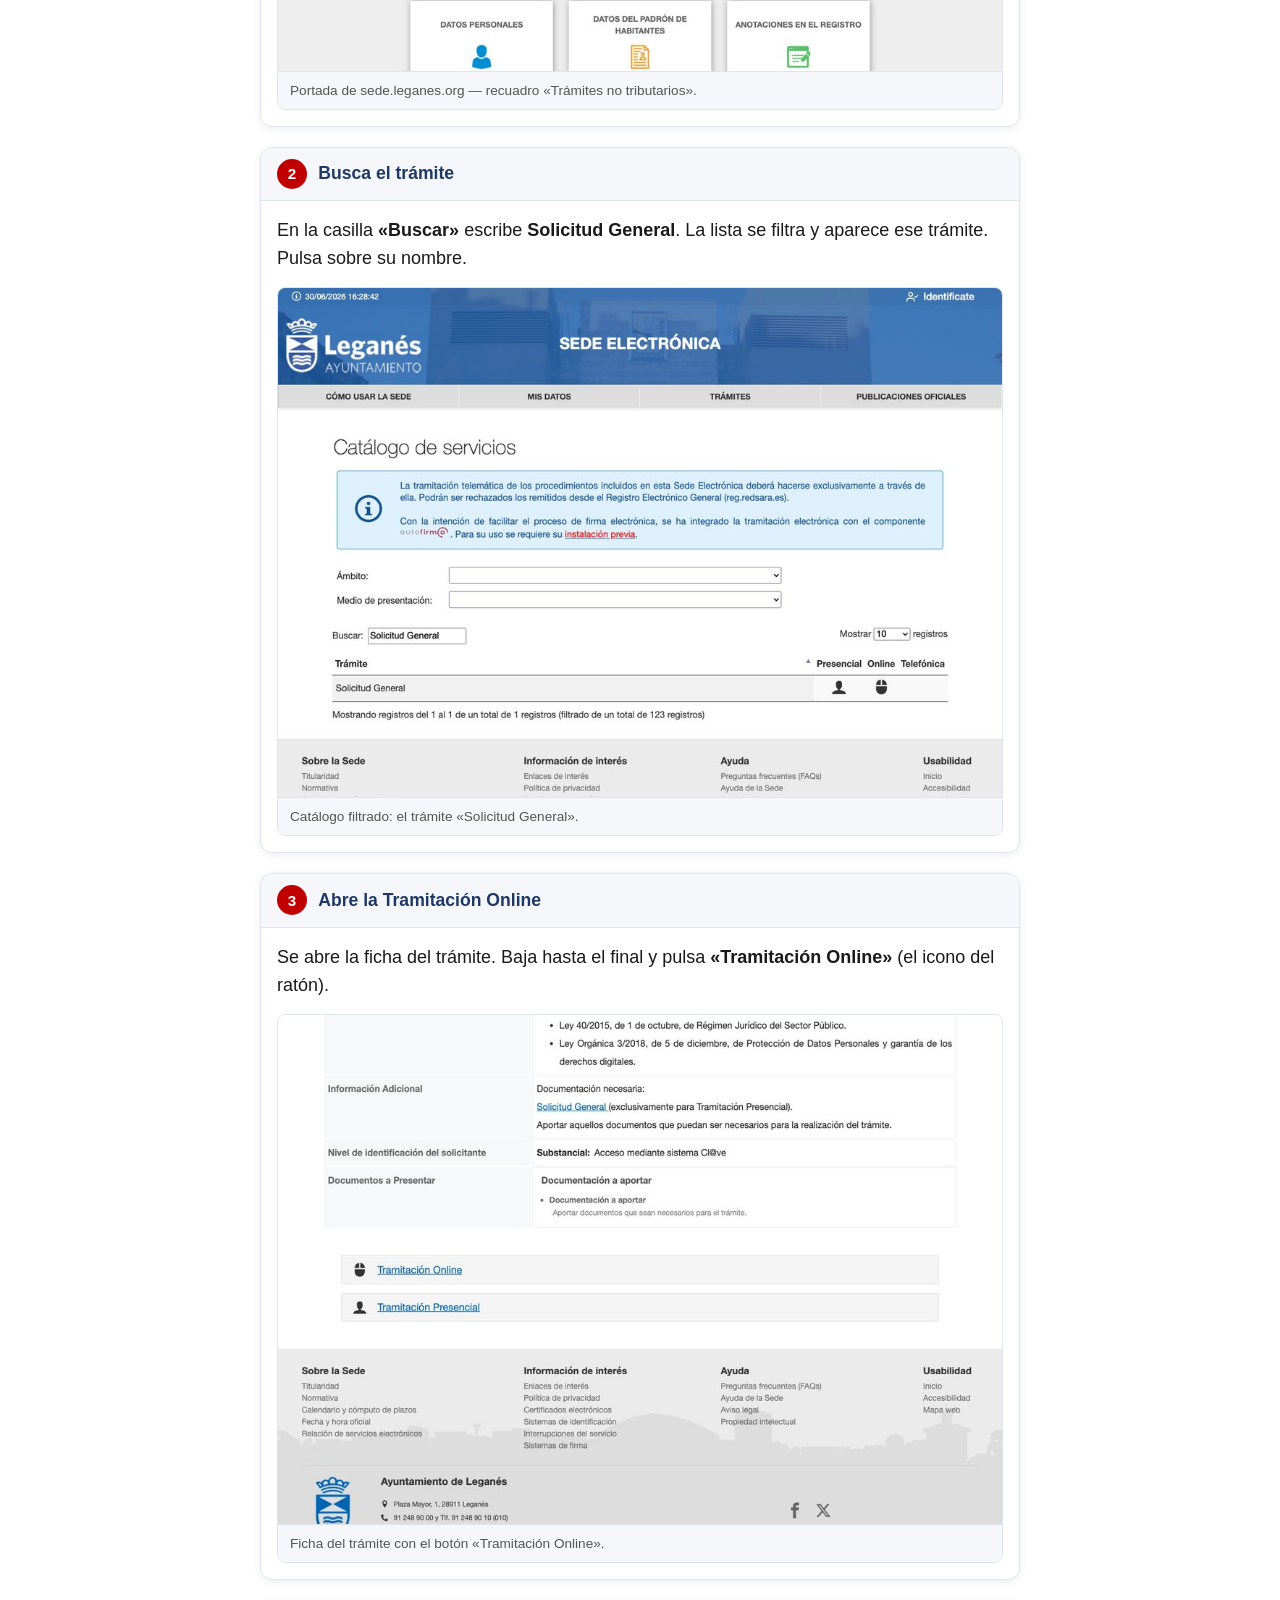
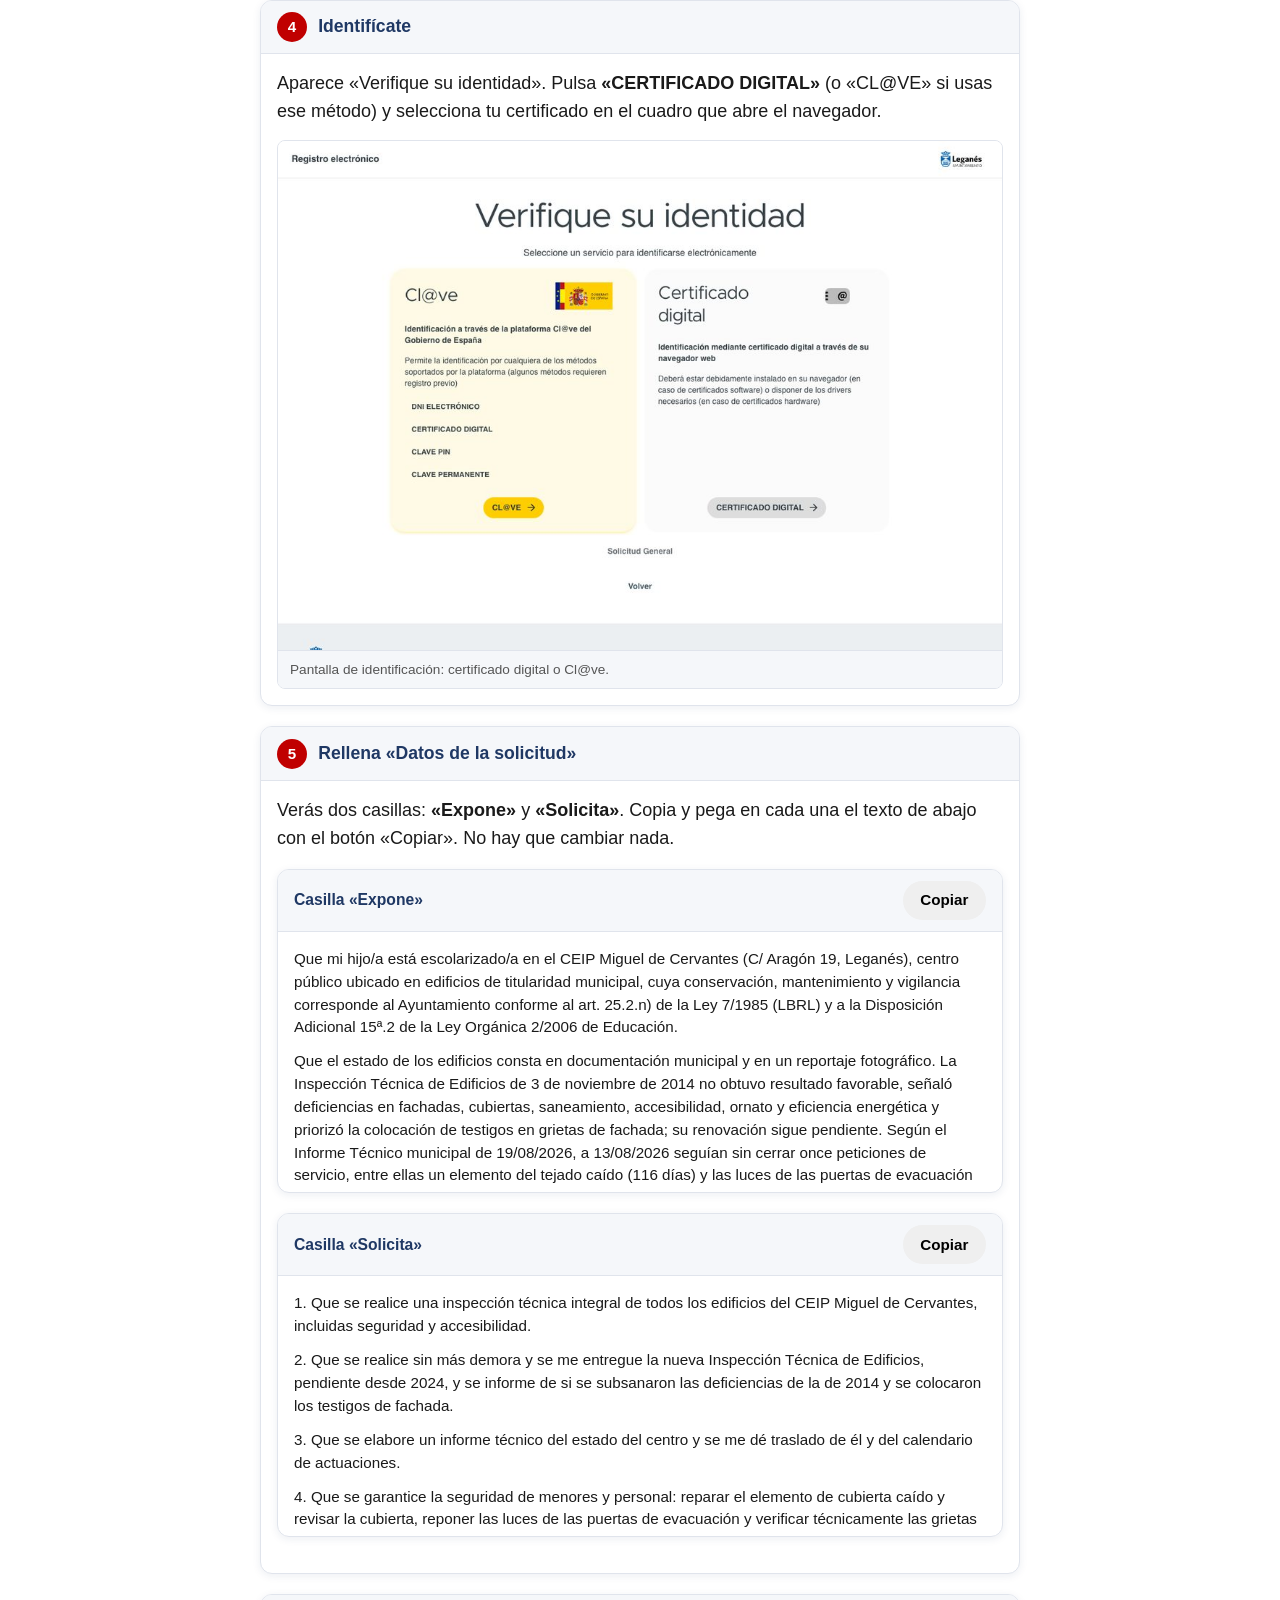
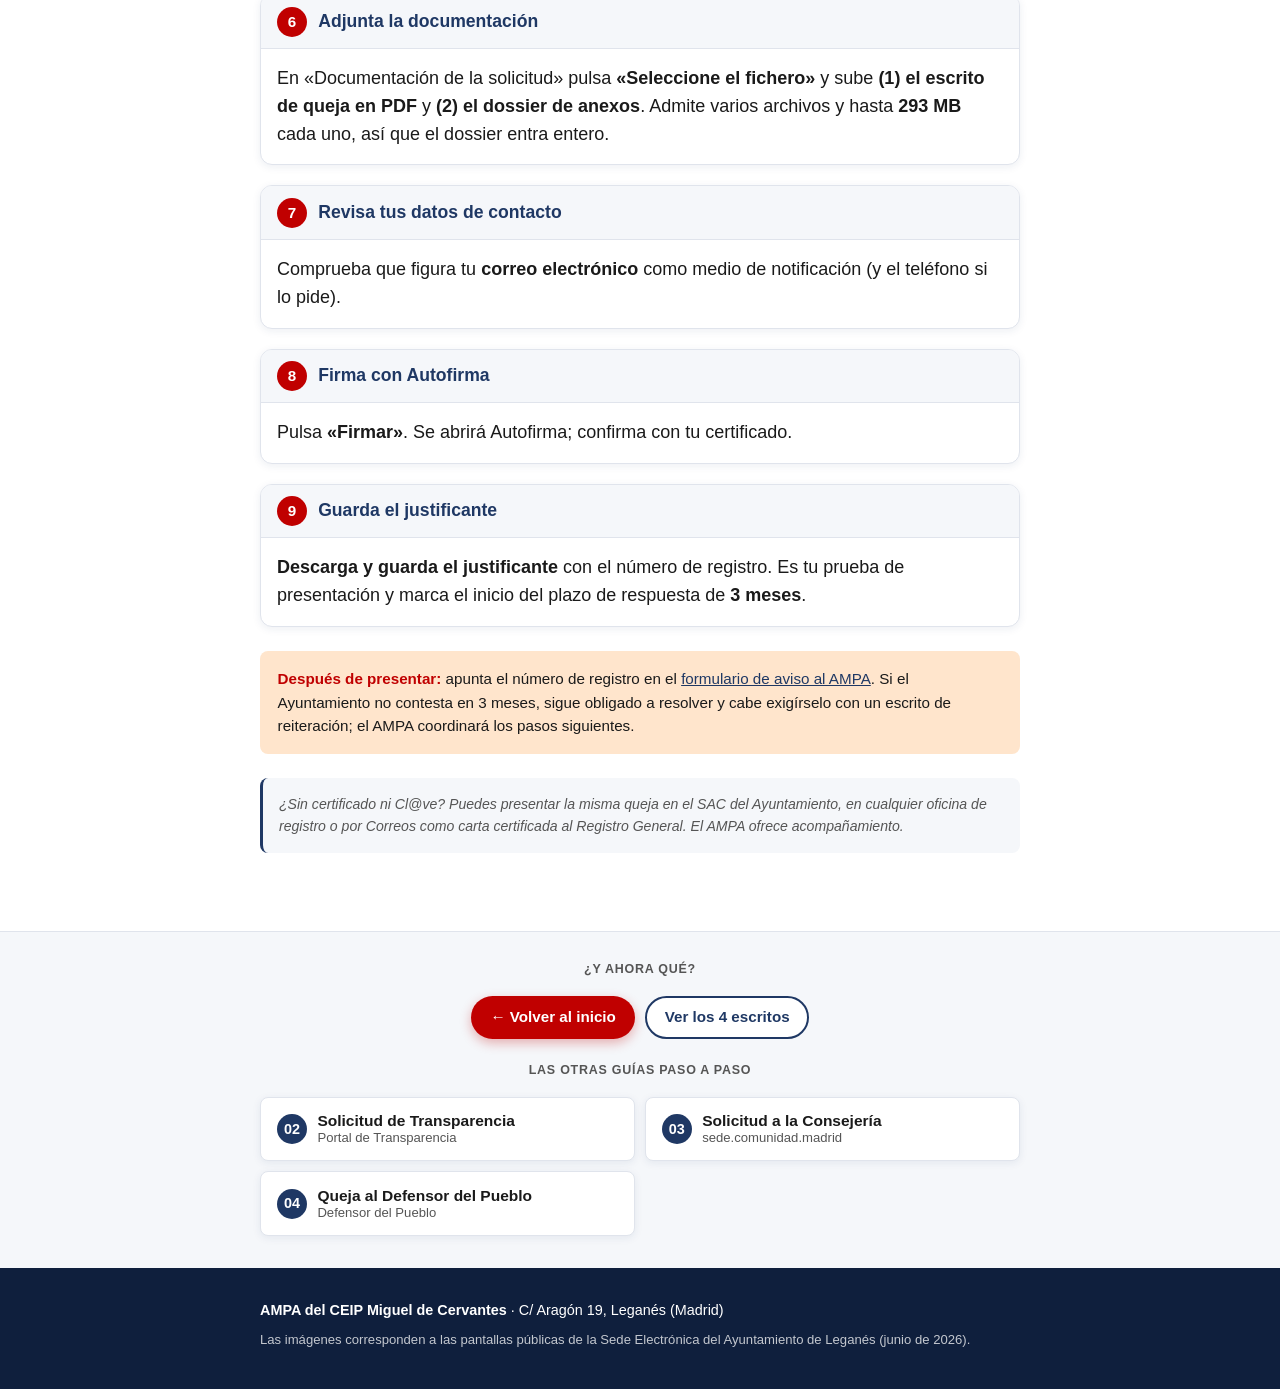
<file: guia-ayuntamiento.html>
<!DOCTYPE html>
<html lang="es">
<head>
  <meta charset="UTF-8">
  <meta name="viewport" content="width=device-width, initial-scale=1.0, viewport-fit=cover">
  <meta name="theme-color" content="#1F3864">
  <title>Guía paso a paso · Queja al Ayuntamiento — CEIP Miguel de Cervantes</title>
  <meta name="description" content="Cómo presentar la queja en la Sede Electrónica del Ayuntamiento de Leganés, pantalla a pantalla, con imágenes.">
  <link rel="stylesheet" href="styles.css">
</head>
<body>

<header class="topbar">
  <a href="index.html" class="topbar__brand">
    <span class="topbar__logo">MC</span>
    <span class="topbar__text">Quejas CEIP</span>
  </a>
  <nav class="topbar__nav topbar__nav--static" aria-label="Navegación">
    <a href="index.html">← Volver al inicio</a>
  </nav>
</header>

<section class="hero hero--compact">
  <div class="hero__inner">
    <div class="hero__eyebrow">Guía paso a paso · con imágenes</div>
    <h1 class="hero__title">Presentar la queja en la<br><span class="hero__hl">Sede del Ayuntamiento de Leganés</span></h1>
    <p class="hero__lead">Cómo hacerlo pantalla a pantalla en el trámite <strong>«Solicitud General»</strong> de <a href="https://sede.leganes.org" target="_blank" rel="noopener" style="color:#fff;text-decoration:underline">sede.leganes.org</a>. Vale igual para cualquier familia del centro.</p>
  </div>
</section>

<section class="section section--alt">
  <div class="container">
    <span class="section__eyebrow">Antes de empezar</span>
    <h2 class="section__title">Lo que necesitas a mano</h2>
    <ul class="defs">
      <li><strong>Certificado digital o Cl@ve</strong> activos en el navegador. Cl@ve se obtiene en 10 minutos desde la app oficial.</li>
      <li><strong>Autofirma</strong> instalado (gratis en firmaelectronica.gob.es). La sede lo necesita para firmar.</li>
      <li><strong>Dos archivos:</strong> el escrito de queja en PDF (la plantilla <strong>General_01</strong> con tus datos) y el dossier de anexos, que es el único archivo de la carpeta «1_Ayuntamiento». Pídelo al AMPA.</li>
    </ul>
    <div class="info-callout"><strong>Importante:</strong> usa siempre esta sede (sede.leganes.org). El propio Ayuntamiento avisa de que puede rechazar lo presentado por el Registro Electrónico General del Estado (reg.redsara.es).</div>
  </div>
</section>

<section class="section">
  <div class="container">
    <span class="section__eyebrow">Los pasos</span>
    <h2 class="section__title">9 pasos, pantalla a pantalla</h2>
    <div class="gsteps">
    <article class="gstep">
      <div class="gstep__head"><span class="gstep__num">1</span><h3>Entra en la Sede</h3></div>
      <div class="gstep__body"><p>Abre <a href="https://sede.leganes.org" target="_blank" rel="noopener">sede.leganes.org</a>. Verás la portada de la Sede Electrónica con el «Catálogo de trámites». Pulsa el recuadro <strong>«Trámites no tributarios»</strong>.</p>
      <figure class="shot"><img src="[data-uri]" alt="Portada de sede.leganes.org — recuadro «Trámites no tributarios»." loading="lazy"><figcaption>Portada de sede.leganes.org — recuadro «Trámites no tributarios».</figcaption></figure></div>
    </article>
    <article class="gstep">
      <div class="gstep__head"><span class="gstep__num">2</span><h3>Busca el trámite</h3></div>
      <div class="gstep__body"><p>En la casilla <strong>«Buscar»</strong> escribe <strong>Solicitud General</strong>. La lista se filtra y aparece ese trámite. Pulsa sobre su nombre.</p>
      <figure class="shot"><img src="[data-uri]" alt="Catálogo filtrado: el trámite «Solicitud General»." loading="lazy"><figcaption>Catálogo filtrado: el trámite «Solicitud General».</figcaption></figure></div>
    </article>
    <article class="gstep">
      <div class="gstep__head"><span class="gstep__num">3</span><h3>Abre la Tramitación Online</h3></div>
      <div class="gstep__body"><p>Se abre la ficha del trámite. Baja hasta el final y pulsa <strong>«Tramitación Online»</strong> (el icono del ratón).</p>
      <figure class="shot"><img src="[data-uri]" alt="Ficha del trámite con el botón «Tramitación Online»." loading="lazy"><figcaption>Ficha del trámite con el botón «Tramitación Online».</figcaption></figure></div>
    </article>
    <article class="gstep">
      <div class="gstep__head"><span class="gstep__num">4</span><h3>Identifícate</h3></div>
      <div class="gstep__body"><p>Aparece «Verifique su identidad». Pulsa <strong>«CERTIFICADO DIGITAL»</strong> (o «CL@VE» si usas ese método) y selecciona tu certificado en el cuadro que abre el navegador.</p>
      <figure class="shot"><img src="[data-uri]" alt="Pantalla de identificación: certificado digital o Cl@ve." loading="lazy"><figcaption>Pantalla de identificación: certificado digital o Cl@ve.</figcaption></figure></div>
    </article>
    <article class="gstep">
      <div class="gstep__head"><span class="gstep__num">5</span><h3>Rellena «Datos de la solicitud»</h3></div>
      <div class="gstep__body"><p>Verás dos casillas: <strong>«Expone»</strong> y <strong>«Solicita»</strong>. Copia y pega en cada una el texto de abajo con el botón «Copiar». No hay que cambiar nada.</p><div class="copybox"><div class="copybox__head"><h4>Casilla «Expone»</h4><button class="btn btn--small copybtn" data-copy="#g-expone">Copiar</button></div><div class="copybox__text" id="g-expone"><p>Que mi hijo/a está escolarizado/a en el CEIP Miguel de Cervantes (C/ Aragón 19, Leganés), centro público ubicado en edificios de titularidad municipal, cuya conservación, mantenimiento y vigilancia corresponde al Ayuntamiento conforme al art. 25.2.n) de la Ley 7/1985 (LBRL) y a la Disposición Adicional 15ª.2 de la Ley Orgánica 2/2006 de Educación.</p>
<p>Que el estado de los edificios consta en documentación municipal y en un reportaje fotográfico. La Inspección Técnica de Edificios de 3 de noviembre de 2014 no obtuvo resultado favorable, señaló deficiencias en fachadas, cubiertas, saneamiento, accesibilidad, ornato y eficiencia energética y priorizó la colocación de testigos en grietas de fachada; su renovación sigue pendiente. Según el Informe Técnico municipal de 19/08/2026, a 13/08/2026 seguían sin cerrar once peticiones de servicio, entre ellas un elemento del tejado caído (116 días) y las luces de las puertas de evacuación (101 días). El reportaje de 30/04/2026 (80 fotografías) muestra grietas, humedades, cubierta con material desplazado y aseos deteriorados.</p>
<p>Que la situación viene de lejos: la Dirección del centro la describió por escrito en 2016; el 31/10/2017 la Junta de Gobierno Local acordó solicitar a la Comunidad de Madrid obras de conservación y mantenimiento del centro por 3,1 millones de euros, cuya tramitación no continuó; y el aviso municipal n.º 2026000275 por grandes grietas en el edificio de 3 años (09/01/2026) se asignó, según el citado Informe, al taller de pintura con urgencia «normal» y se cerró el 24/02/2026 sin documento de la comprobación estructural que el Informe afirma.</p>
<p>Que estos hechos pueden suponer el incumplimiento del deber municipal de conservación y afectar a la seguridad, salubridad y accesibilidad exigibles a un centro docente (art. 3.2 del RD 132/2010), y que la falta de actuación ante un riesgo conocido podría generar responsabilidad patrimonial (arts. 32 y ss. de la Ley 40/2015).</p>
<p>Que se acompaña escrito de queja completo y dossier de anexos.</p></div></div><div class="copybox"><div class="copybox__head"><h4>Casilla «Solicita»</h4><button class="btn btn--small copybtn" data-copy="#g-solicita">Copiar</button></div><div class="copybox__text" id="g-solicita"><p>1. Que se realice una inspección técnica integral de todos los edificios del CEIP Miguel de Cervantes, incluidas seguridad y accesibilidad.</p>
<p>2. Que se realice sin más demora y se me entregue la nueva Inspección Técnica de Edificios, pendiente desde 2024, y se informe de si se subsanaron las deficiencias de la de 2014 y se colocaron los testigos de fachada.</p>
<p>3. Que se elabore un informe técnico del estado del centro y se me dé traslado de él y del calendario de actuaciones.</p>
<p>4. Que se garantice la seguridad de menores y personal: reparar el elemento de cubierta caído y revisar la cubierta, reponer las luces de las puertas de evacuación y verificar técnicamente las grietas del aulario de 3 años.</p>
<p>5. Que se acredite documentalmente —quién, cuándo y cómo— la comprobación de que las grietas del aviso n.º 2026000275 no afectaban a elementos estructurales.</p>
<p>6. Que se reparen las deficiencias que resultan del escrito y sus anexos, y que las que ese Ayuntamiento considere ajenas a su competencia las identifique y las remita a la Consejería de Educación (art. 14.1 Ley 40/2015).</p>
<p>7. Que se informe sobre qué se ha hecho o se va a hacer respecto de las obras por 3,1 millones de euros cuya alta en el Programa de Inversión Regional se acordó solicitar el 31/10/2017.</p>
<p>8. Que se notifique la resolución expresa en plazo (art. 21 de la Ley 39/2015) por medio electrónico.</p></div></div></div>
    </article>
    <article class="gstep">
      <div class="gstep__head"><span class="gstep__num">6</span><h3>Adjunta la documentación</h3></div>
      <div class="gstep__body"><p>En «Documentación de la solicitud» pulsa <strong>«Seleccione el fichero»</strong> y sube <strong>(1) el escrito de queja en PDF</strong> y <strong>(2) el dossier de anexos</strong>. Admite varios archivos y hasta <strong>293 MB</strong> cada uno, así que el dossier entra entero.</p></div>
    </article>
    <article class="gstep">
      <div class="gstep__head"><span class="gstep__num">7</span><h3>Revisa tus datos de contacto</h3></div>
      <div class="gstep__body"><p>Comprueba que figura tu <strong>correo electrónico</strong> como medio de notificación (y el teléfono si lo pide).</p></div>
    </article>
    <article class="gstep">
      <div class="gstep__head"><span class="gstep__num">8</span><h3>Firma con Autofirma</h3></div>
      <div class="gstep__body"><p>Pulsa <strong>«Firmar»</strong>. Se abrirá Autofirma; confirma con tu certificado.</p></div>
    </article>
    <article class="gstep">
      <div class="gstep__head"><span class="gstep__num">9</span><h3>Guarda el justificante</h3></div>
      <div class="gstep__body"><p><strong>Descarga y guarda el justificante</strong> con el número de registro. Es tu prueba de presentación y marca el inicio del plazo de respuesta de <strong>3 meses</strong>.</p></div>
    </article>
    </div>
    <div class="info-callout info-callout--accent" style="margin-top:1.5rem"><strong>Después de presentar:</strong> apunta el número de registro en el <a href="https://docs.google.com/forms/d/e/1FAIpQLSf2Wz88BBSJUOZ6S9C5s3FsNP-tRUB7yKGQzlijtFj-Xz__mw/viewform" target="_blank" rel="noopener">formulario de aviso al AMPA</a>. Si el Ayuntamiento no contesta en 3 meses, sigue obligado a resolver y cabe exigírselo con un escrito de reiteración; el AMPA coordinará los pasos siguientes.</div>
    <p class="footnote">¿Sin certificado ni Cl@ve? Puedes presentar la misma queja en el SAC del Ayuntamiento, en cualquier oficina de registro o por Correos como carta certificada al Registro General. El AMPA ofrece acompañamiento.</p>
  </div>
</section>


<nav class="guidenav" aria-label="Navegación entre guías">
  <div class="container">
    <span class="guidenav__eyebrow">¿Y ahora qué?</span>
    <div class="guidenav__primary">
      <a class="btn btn--primary btn--small" href="index.html">← Volver al inicio</a>
      <a class="btn btn--outline btn--small" href="index.html#escritos">Ver los 4 escritos</a>
    </div>
    <span class="guidenav__eyebrow">Las otras guías paso a paso</span>
    <div class="guidenav__grid">
        <a class="guidenav__card" href="guia-transparencia.html"><span class="gn__num">02</span><span class="gn__t">Solicitud de Transparencia<small>Portal de Transparencia</small></span></a>
        <a class="guidenav__card" href="guia-consejeria.html"><span class="gn__num">03</span><span class="gn__t">Solicitud a la Consejería<small>sede.comunidad.madrid</small></span></a>
        <a class="guidenav__card" href="guia-defensor.html"><span class="gn__num">04</span><span class="gn__t">Queja al Defensor del Pueblo<small>Defensor del Pueblo</small></span></a>
    </div>
  </div>
</nav>

<footer class="footer">
  <div class="container">
    <p><strong>AMPA del CEIP Miguel de Cervantes</strong> · C/ Aragón 19, Leganés (Madrid)</p>
    <p class="footer__small">Las imágenes corresponden a las pantallas públicas de la Sede Electrónica del Ayuntamiento de Leganés (junio de 2026).</p>
  </div>
</footer>

<script src="script.js"></script>
</body>
</html>
</file>
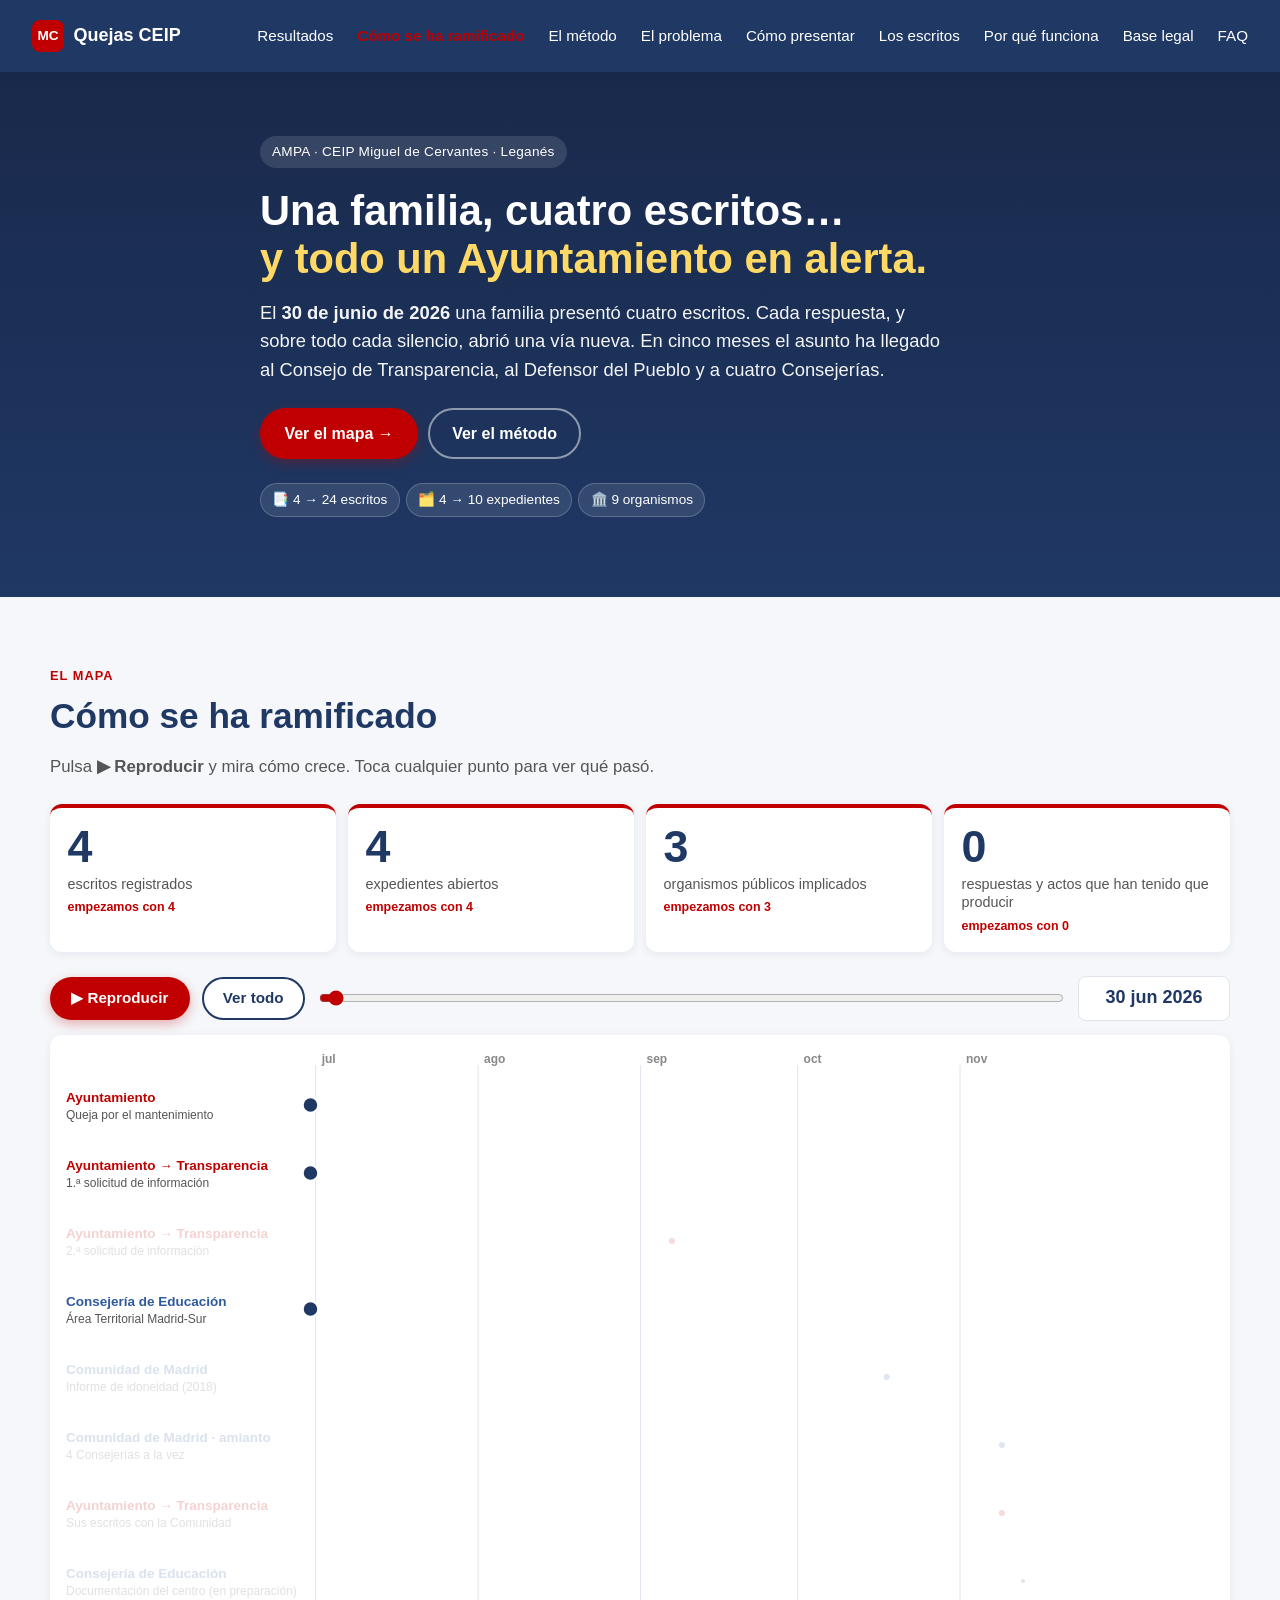
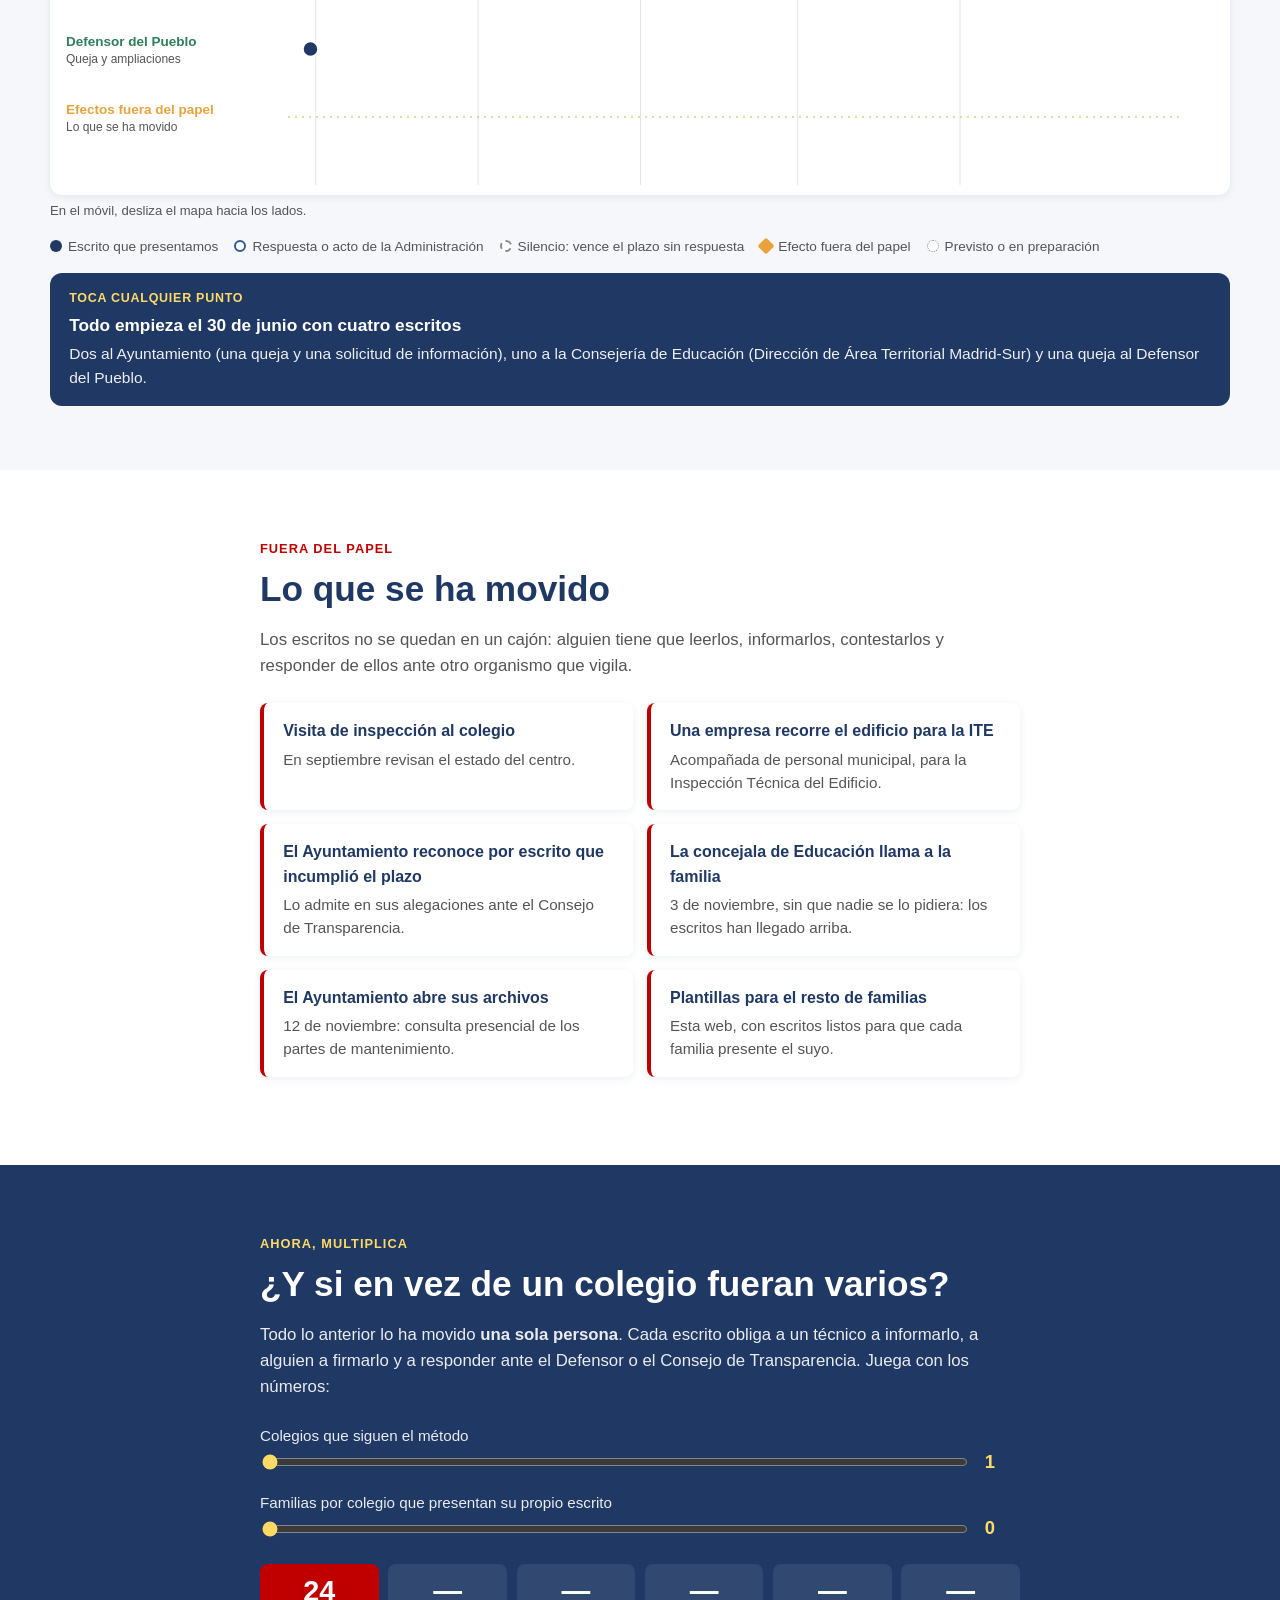
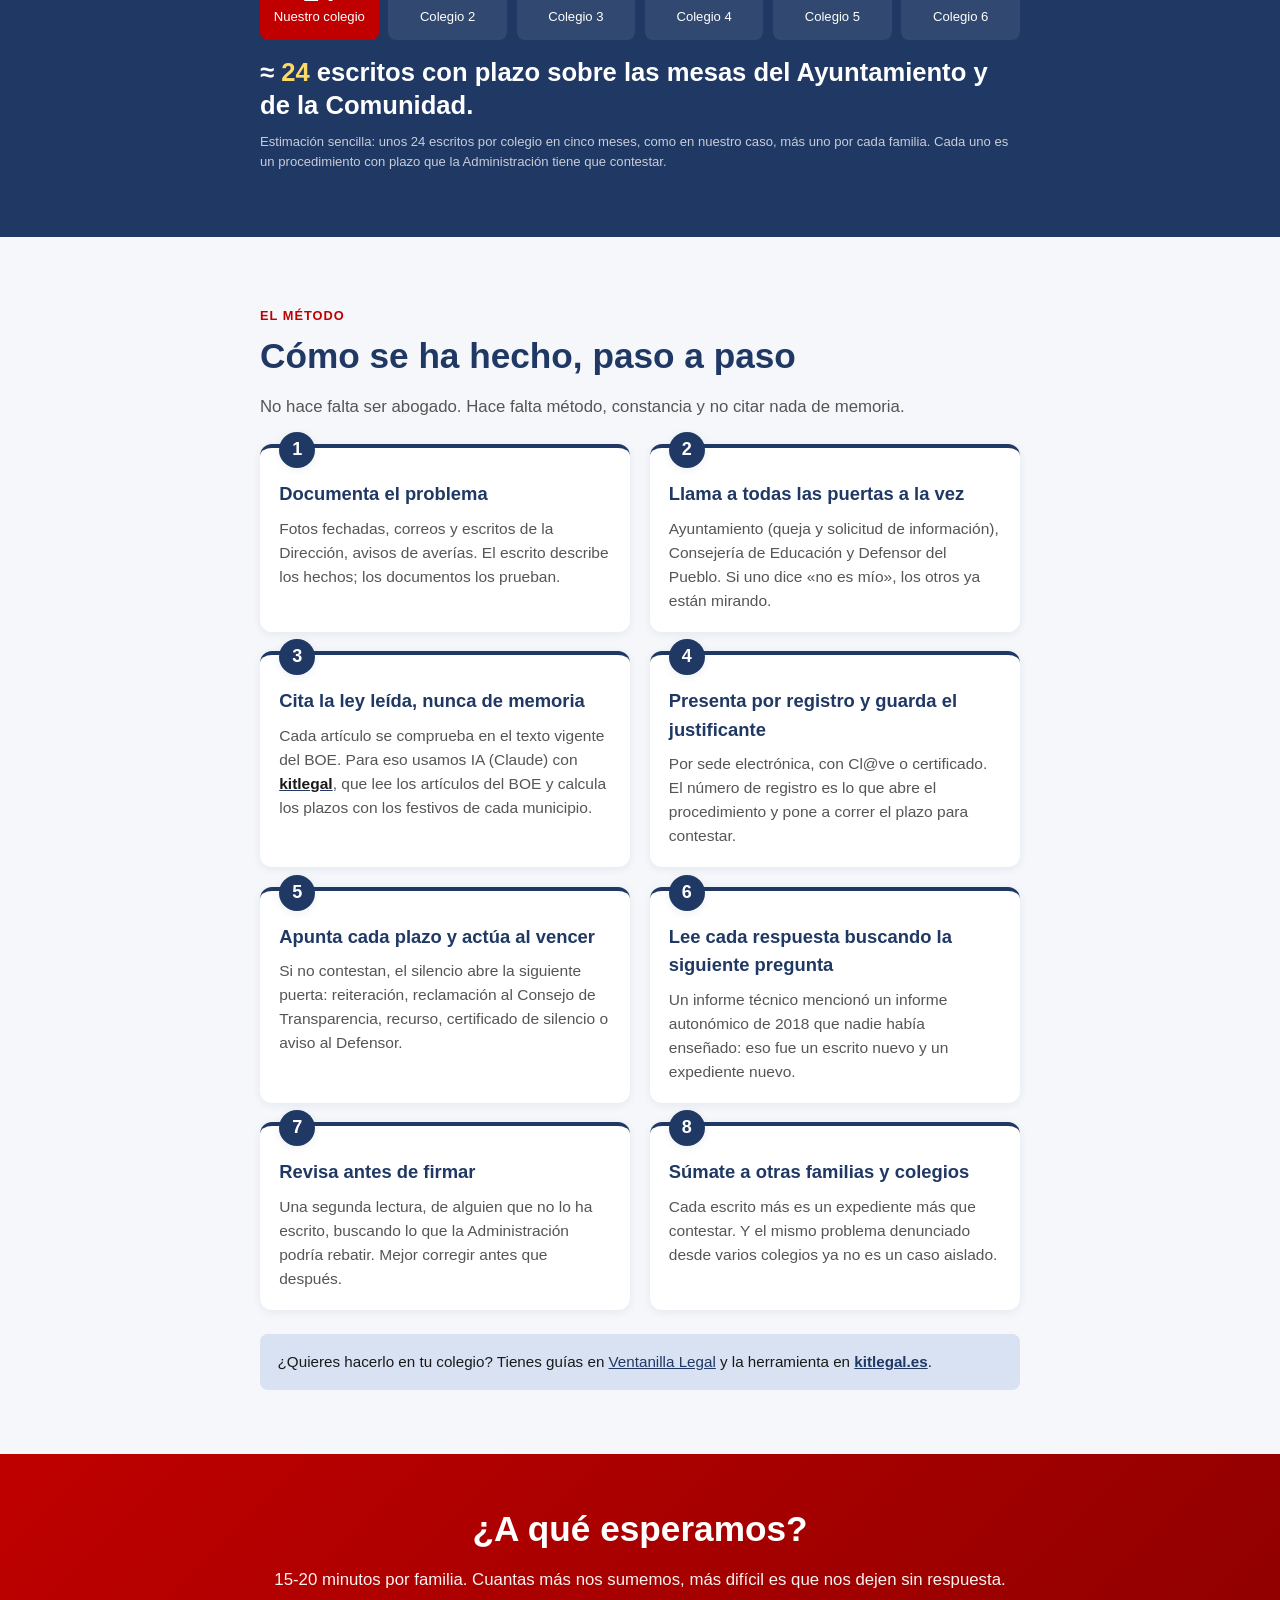
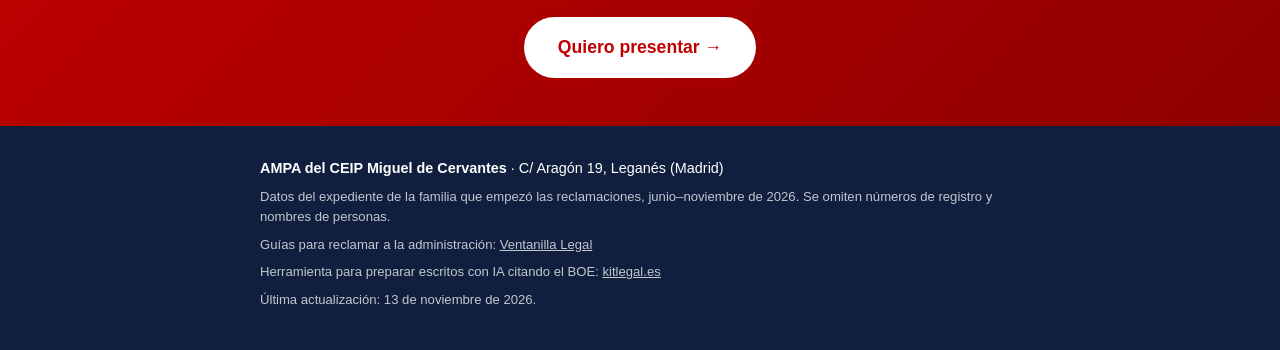
<file: ramificacion.html>
<!DOCTYPE html>
<html lang="es">
<head>
  <meta charset="UTF-8">
  <meta name="viewport" content="width=device-width, initial-scale=1.0, viewport-fit=cover">
  <meta name="theme-color" content="#1F3864">
  <title>Cómo se ha ramificado — Quejas CEIP Miguel de Cervantes (Leganés)</title>
  <meta name="description" content="De 4 escritos a 24 registros y 10 expedientes en cinco meses: el mapa de cómo una sola familia ha puesto en marcha a nueve organismos públicos.">
  <meta property="og:title" content="Una familia, cuatro escritos… y todo un Ayuntamiento en alerta">
  <meta property="og:description" content="De 4 escritos a 24 registros y 10 expedientes en cinco meses.">
  <meta property="og:type" content="website">
  <link rel="stylesheet" href="styles.css">
  <link rel="icon" href="data:image/svg+xml,&lt;svg xmlns=%22http://www.w3.org/2000/svg%22 viewBox=%220 0 100 100%22&gt;&lt;rect width=%22100%22 height=%22100%22 rx=%2218%22 fill=%22%231F3864%22/&gt;&lt;/svg&gt;">
  <style>
    .container--wide { max-width: 1180px; margin: 0 auto; }
    .kpis { display: grid; grid-template-columns: repeat(2, 1fr); gap: 0.75rem; margin: 0 0 1.5rem; }
    .kpi { background: white; border-radius: var(--radius); box-shadow: var(--shadow); padding: 1rem 1.1rem; border-top: 4px solid var(--accent); }
    .kpi b { display: block; font-size: clamp(2rem, 6vw, 2.8rem); line-height: 1; color: var(--blue); }
    .kpi span { display: block; font-size: 0.9rem; color: var(--text-muted); margin-top: 0.35rem; line-height: 1.3; }
    .kpi small { display: block; font-size: 0.78rem; color: var(--accent); font-weight: 600; margin-top: 0.3rem; }
    .controls { display: flex; align-items: center; gap: 0.75rem; flex-wrap: wrap; margin: 0 0 0.9rem; }
    .controls .btn { padding: 0.65rem 1.2rem; font-size: 0.95rem; }
    .controls input[type=range] { flex: 1; min-width: 200px; accent-color: var(--accent); }
    .datebadge { background: white; border: 1px solid var(--border); border-radius: var(--radius-sm); padding: 0.45rem 0.8rem; font-weight: 600; color: var(--blue); min-width: 9.5rem; text-align: center; }
    .mapbox { background: white; border-radius: var(--radius); box-shadow: var(--shadow); overflow-x: auto; -webkit-overflow-scrolling: touch; }
    .mapbox svg { display: block; font-family: inherit; }
    .maphint { font-size: 0.82rem; color: var(--text-muted); margin: 0.4rem 0 0; }
    .legend { display: flex; gap: 1rem; flex-wrap: wrap; font-size: 0.85rem; color: var(--text-muted); margin: 0.9rem 0 0; }
    .legend i { display: inline-block; width: 12px; height: 12px; border-radius: 50%; margin-right: 6px; vertical-align: -1px; }
    .detail { margin-top: 1rem; background: var(--blue); color: white; border-radius: var(--radius); padding: 1rem 1.2rem; min-height: 5.5rem; }
    .detail .d { font-size: 0.78rem; text-transform: uppercase; letter-spacing: 0.06em; color: #FFD966; font-weight: 700; }
    .detail .t { font-weight: 700; font-size: 1.08rem; margin: 0.2rem 0; }
    .detail .x { font-size: 0.97rem; opacity: 0.92; }
    .node { cursor: pointer; transition: opacity .35s; }
    .hidden { opacity: 0; pointer-events: none; }
    .mult label { display: block; font-size: 0.95rem; margin-top: 0.9rem; color: rgba(255,255,255,0.9); }
    .mult .row { display: flex; align-items: center; gap: 0.9rem; }
    .mult input[type=range] { flex: 1; accent-color: #FFD966; }
    .mult output { font-weight: 700; font-size: 1.15rem; min-width: 2.2rem; color: #FFD966; }
    .schools { display: grid; grid-template-columns: repeat(3, 1fr); gap: 0.6rem; margin: 1.3rem 0 0.5rem; }
    .school { border-radius: var(--radius-sm); padding: 0.75rem 0.5rem; background: rgba(255,255,255,0.08); text-align: center; font-size: 0.82rem; transition: background .3s; }
    .school.on { background: var(--accent); }
    .school b { display: block; font-size: 1.8rem; line-height: 1.1; }
    .total { font-size: clamp(1.25rem, 4vw, 1.6rem); font-weight: 700; line-height: 1.3; margin-top: 1rem; }
    .total em { font-style: normal; color: #FFD966; }
    .note { font-size: 0.82rem; opacity: 0.75; margin-top: 0.6rem; }
    @media (min-width: 768px) {
      .kpis { grid-template-columns: repeat(4, 1fr); }
      .schools { grid-template-columns: repeat(6, 1fr); }
    }
  </style>
</head>
<body>

<header class="topbar">
  <a href="index.html#inicio" class="topbar__brand">
    <span class="topbar__logo">MC</span>
    <span class="topbar__text">Quejas CEIP</span>
  </a>
  <button class="topbar__menu" aria-label="Abrir menú" aria-expanded="false" id="menuBtn">
    <span></span><span></span><span></span>
  </button>
  <nav class="topbar__nav" id="topNav" aria-label="Navegación principal">
    <a href="index.html#resultados">Resultados</a>
    <a href="ramificacion.html" class="is-active" aria-current="page">Cómo se ha ramificado</a>
    <a href="ramificacion.html#metodo">El método</a>
    <a href="index.html#problema">El problema</a>
    <a href="index.html#pasos">Cómo presentar</a>
    <a href="index.html#escritos">Los escritos</a>
    <a href="index.html#multiplicador">Por qué funciona</a>
    <a href="index.html#base-legal">Base legal</a>
    <a href="index.html#faq">FAQ</a>
  </nav>
</header>

<section class="hero" id="inicio">
  <div class="hero__inner">
    <div class="hero__eyebrow">AMPA · CEIP Miguel de Cervantes · Leganés</div>
    <h1 class="hero__title">Una familia, cuatro escritos…<br><span class="hero__hl">y todo un Ayuntamiento en alerta.</span></h1>
    <p class="hero__lead">El <strong>30 de junio de 2026</strong> una familia presentó cuatro escritos. Cada respuesta, y sobre todo cada silencio, abrió una vía nueva. En cinco meses el asunto ha llegado al Consejo de Transparencia, al Defensor del Pueblo y a cuatro Consejerías.</p>
    <div class="hero__cta">
      <a href="#mapa" class="btn btn--primary">Ver el mapa →</a>
      <a href="#metodo" class="btn btn--ghost">Ver el método</a>
    </div>
    <div class="hero__chips">
      <span class="chip">📑 4 → 24 escritos</span>
      <span class="chip">🗂️ 4 → 10 expedientes</span>
      <span class="chip">🏛️ 9 organismos</span>
    </div>
  </div>
</section>

<section class="section section--alt" id="mapa">
  <div class="container--wide">
    <span class="section__eyebrow">El mapa</span>
    <h2 class="section__title">Cómo se ha ramificado</h2>
    <p class="section__lead">Pulsa <strong>▶ Reproducir</strong> y mira cómo crece. Toca cualquier punto para ver qué pasó.</p>

    <div class="kpis">
      <div class="kpi"><b id="k1">4</b><span>escritos registrados</span><small>empezamos con 4</small></div>
      <div class="kpi"><b id="k2">4</b><span>expedientes abiertos</span><small>empezamos con 4</small></div>
      <div class="kpi"><b id="k3">3</b><span>organismos públicos implicados</span><small>empezamos con 3</small></div>
      <div class="kpi"><b id="k4">0</b><span>respuestas y actos que han tenido que producir</span><small>empezamos con 0</small></div>
    </div>

    <div class="controls">
      <button id="play" class="btn btn--primary">▶ Reproducir</button>
      <button id="all" class="btn btn--outline">Ver todo</button>
      <input id="slider" type="range" min="0" max="160" value="0" aria-label="Fecha">
      <div class="datebadge" id="date">30 jun 2026</div>
    </div>

    <div class="mapbox"><svg id="map" width="1160" height="760" viewBox="0 0 1160 760" role="img" aria-label="Mapa de la ramificación de los expedientes"></svg></div>
    <p class="maphint">En el móvil, desliza el mapa hacia los lados.</p>
    <div class="legend">
      <span><i style="background:var(--blue)"></i>Escrito que presentamos</span>
      <span><i style="background:#fff;border:2.5px solid var(--blue-light)"></i>Respuesta o acto de la Administración</span>
      <span><i style="background:#fff;border:2px dashed #888"></i>Silencio: vence el plazo sin respuesta</span>
      <span><i style="background:#E8A33D;border-radius:2px;transform:rotate(45deg)"></i>Efecto fuera del papel</span>
      <span><i style="background:#fff;border:1.5px dotted #888"></i>Previsto o en preparación</span>
    </div>
    <div class="detail" id="detail"><div class="d">Toca cualquier punto</div><div class="t">Todo empieza el 30 de junio con cuatro escritos</div><div class="x">Dos al Ayuntamiento (una queja y una solicitud de información), uno a la Consejería de Educación (Dirección de Área Territorial Madrid-Sur) y una queja al Defensor del Pueblo.</div></div>
  </div>
</section>

<section class="section" id="efectos">
  <div class="container">
    <span class="section__eyebrow">Fuera del papel</span>
    <h2 class="section__title">Lo que se ha movido</h2>
    <p class="section__lead">Los escritos no se quedan en un cajón: alguien tiene que leerlos, informarlos, contestarlos y responder de ellos ante otro organismo que vigila.</p>
    <div class="usos">
      <div class="uso"><h3>Visita de inspección al colegio</h3><p>En septiembre revisan el estado del centro.</p></div>
      <div class="uso"><h3>Una empresa recorre el edificio para la ITE</h3><p>Acompañada de personal municipal, para la Inspección Técnica del Edificio.</p></div>
      <div class="uso"><h3>El Ayuntamiento reconoce por escrito que incumplió el plazo</h3><p>Lo admite en sus alegaciones ante el Consejo de Transparencia.</p></div>
      <div class="uso"><h3>La concejala de Educación llama a la familia</h3><p>3 de noviembre, sin que nadie se lo pidiera: los escritos han llegado arriba.</p></div>
      <div class="uso"><h3>El Ayuntamiento abre sus archivos</h3><p>12 de noviembre: consulta presencial de los partes de mantenimiento.</p></div>
      <div class="uso"><h3>Plantillas para el resto de familias</h3><p>Esta web, con escritos listos para que cada familia presente el suyo.</p></div>
    </div>
  </div>
</section>

<section class="section section--dark" id="varios-colegios">
  <div class="container">
    <span class="section__eyebrow section__eyebrow--light">Ahora, multiplica</span>
    <h2 class="section__title">¿Y si en vez de un colegio fueran varios?</h2>
    <p class="section__lead section__lead--light">Todo lo anterior lo ha movido <strong>una sola persona</strong>. Cada escrito obliga a un técnico a informarlo, a alguien a firmarlo y a responder ante el Defensor o el Consejo de Transparencia. Juega con los números:</p>
    <div class="mult">
      <label for="ns">Colegios que siguen el método</label>
      <div class="row"><input id="ns" type="range" min="1" max="6" value="1"><output id="nso">1</output></div>
      <label for="nf">Familias por colegio que presentan su propio escrito</label>
      <div class="row"><input id="nf" type="range" min="0" max="60" value="0"><output id="nfo">0</output></div>
      <div class="schools" id="schools"></div>
      <div class="total" id="total"></div>
      <div class="note">Estimación sencilla: unos 24 escritos por colegio en cinco meses, como en nuestro caso, más uno por cada familia. Cada uno es un procedimiento con plazo que la Administración tiene que contestar.</div>
    </div>
  </div>
</section>

<section class="section section--alt" id="metodo">
  <div class="container">
    <span class="section__eyebrow">El método</span>
    <h2 class="section__title">Cómo se ha hecho, paso a paso</h2>
    <p class="section__lead">No hace falta ser abogado. Hace falta método, constancia y no citar nada de memoria.</p>
    <div class="steps">
      <article class="step"><span class="step__num">1</span><h3>Documenta el problema</h3><p>Fotos fechadas, correos y escritos de la Dirección, avisos de averías. El escrito describe los hechos; los documentos los prueban.</p></article>
      <article class="step"><span class="step__num">2</span><h3>Llama a todas las puertas a la vez</h3><p>Ayuntamiento (queja y solicitud de información), Consejería de Educación y Defensor del Pueblo. Si uno dice «no es mío», los otros ya están mirando.</p></article>
      <article class="step"><span class="step__num">3</span><h3>Cita la ley leída, nunca de memoria</h3><p>Cada artículo se comprueba en el texto vigente del BOE. Para eso usamos IA (Claude) con <a href="https://kitlegal.es" target="_blank" rel="noopener"><strong>kitlegal</strong></a>, que lee los artículos del BOE y calcula los plazos con los festivos de cada municipio.</p></article>
      <article class="step"><span class="step__num">4</span><h3>Presenta por registro y guarda el justificante</h3><p>Por sede electrónica, con Cl@ve o certificado. El número de registro es lo que abre el procedimiento y pone a correr el plazo para contestar.</p></article>
      <article class="step"><span class="step__num">5</span><h3>Apunta cada plazo y actúa al vencer</h3><p>Si no contestan, el silencio abre la siguiente puerta: reiteración, reclamación al Consejo de Transparencia, recurso, certificado de silencio o aviso al Defensor.</p></article>
      <article class="step"><span class="step__num">6</span><h3>Lee cada respuesta buscando la siguiente pregunta</h3><p>Un informe técnico mencionó un informe autonómico de 2018 que nadie había enseñado: eso fue un escrito nuevo y un expediente nuevo.</p></article>
      <article class="step"><span class="step__num">7</span><h3>Revisa antes de firmar</h3><p>Una segunda lectura, de alguien que no lo ha escrito, buscando lo que la Administración podría rebatir. Mejor corregir antes que después.</p></article>
      <article class="step"><span class="step__num">8</span><h3>Súmate a otras familias y colegios</h3><p>Cada escrito más es un expediente más que contestar. Y el mismo problema denunciado desde varios colegios ya no es un caso aislado.</p></article>
    </div>
    <div class="info-callout">¿Quieres hacerlo en tu colegio? Tienes guías en <a href="https://ventanillalegal.es/guias/" target="_blank" rel="noopener">Ventanilla Legal</a> y la herramienta en <a href="https://kitlegal.es" target="_blank" rel="noopener"><strong>kitlegal.es</strong></a>.</div>
  </div>
</section>


<section class="cta-final">
  <div class="container">
    <h2>¿A qué esperamos?</h2>
    <p>15-20 minutos por familia. Cuantas más nos sumemos, más difícil es que nos dejen sin respuesta.</p>
    <a href="index.html#pasos" class="btn btn--primary btn--large">Quiero presentar →</a>
  </div>
</section>

<footer class="footer">
  <div class="container">
    <p><strong>AMPA del CEIP Miguel de Cervantes</strong> · C/ Aragón 19, Leganés (Madrid)</p>
    <p class="footer__small">Datos del expediente de la familia que empezó las reclamaciones, junio–noviembre de 2026. Se omiten números de registro y nombres de personas.</p>
    <p class="footer__small">Guías para reclamar a la administración: <a href="https://ventanillalegal.es/guias/" target="_blank" rel="noopener">Ventanilla Legal</a></p>
    <p class="footer__small">Herramienta para preparar escritos con IA citando el BOE: <a href="https://kitlegal.es" target="_blank" rel="noopener">kitlegal.es</a></p>
    <p class="footer__small">Última actualización: 13 de noviembre de 2026.</p>
  </div>
</footer>

<script src="script.js"></script>
<script>
const START = new Date(2026,5,28); // 28 jun
const DAYS = 168;
const X0 = 250, X1 = 1130;
const dx = d => X0 + (d/DAYS)*(X1-X0);
const dayOf = s => { const [dd,mm]=s.split('/').map(Number); return Math.round((new Date(2026,mm-1,dd)-START)/864e5); };

const C = {ayto:'#C00000', cam:'#2E5A9C', dp:'#2E7D5B', efe:'#E8A33D'};
const lanes = [
  {id:'A', org:'ayto', name:'Ayuntamiento', sub:'Queja por el mantenimiento', start:'30/06'},
  {id:'C', org:'ayto', name:'Ayuntamiento → Transparencia', sub:'1.ª solicitud de información', start:'30/06'},
  {id:'E', org:'ayto', name:'Ayuntamiento → Transparencia', sub:'2.ª solicitud de información', start:'07/09', from:['C','19/08']},
  {id:'B', org:'cam', name:'Consejería de Educación', sub:'Área Territorial Madrid-Sur', start:'30/06'},
  {id:'F', org:'cam', name:'Comunidad de Madrid', sub:'Informe de idoneidad (2018)', start:'18/10', from:['E','08/10']},
  {id:'G', org:'cam', name:'Comunidad de Madrid · amianto', sub:'4 Consejerías a la vez', start:'09/11'},
  {id:'H', org:'ayto', name:'Ayuntamiento → Transparencia', sub:'Sus escritos con la Comunidad', start:'09/11', from:['B','28/10']},
  {id:'I', org:'cam', name:'Consejería de Educación', sub:'Documentación del centro (en preparación)', start:'13/11', from:['B','28/10'], draft:true},
  {id:'D', org:'dp',  name:'Defensor del Pueblo', sub:'Queja y ampliaciones', start:'30/06'},
  {id:'X', org:'efe', name:'Efectos fuera del papel', sub:'Lo que se ha movido', start:'30/06', fx:true},
];
const laneY = {}; lanes.forEach((l,i)=>laneY[l.id]=70+i*68);

// t: env (escrito nuestro), rec (respuesta/acto), sil (silencio), fx (efecto), pend (previsto)
const ev = [
 ['A','30/06','env','Queja al Ayuntamiento','Ocho peticiones concretas sobre el estado del colegio.',1],
 ['C','30/06','env','Solicitud de acceso a la información','Pedimos partes de mantenimiento, informes y actuaciones sobre el colegio.',1],
 ['B','30/06','env','Escrito a la Consejería de Educación','A la Dirección de Área Territorial Madrid-Sur.',1],
 ['D','30/06','env','Queja al Defensor del Pueblo','El cuarto escrito del primer día.',1],
 ['D','06/07','rec','El Defensor abre expediente','La queja queda «en curso».'],
 ['B','24/07','rec','La Consejería se inhibe','Responde que no es asunto suyo.'],
 ['B','04/08','env','Réplica a la Consejería','Les rebatimos la inhibición. No vuelven a contestar en plazo.',1],
 ['C','04/08','env','Reclamación al Consejo de Transparencia','El Ayuntamiento no contestó en plazo: lo llevamos al órgano que lo vigila.',1],
 ['C','11/08','rec','El Consejo de Transparencia abre expediente','Admite la reclamación y da por acreditado que el Ayuntamiento no contestó en plazo.'],
 ['C','19/08','rec','Informe técnico municipal: 35 páginas','Listados de partes, obras de 2021… y huecos. De aquí salen las siguientes vías.'],
 ['C','21/08','rec','Decreto de Alcaldía concediendo el acceso','Acceso parcial: falta parte de lo pedido.'],
 ['C','25/08','rec','El Ayuntamiento reconoce el incumplimiento','En sus alegaciones admite que no contestó en plazo.'],
 ['C','31/08','rec','Trámite de audiencia','El Consejo nos da la palabra.'],
 ['X','10/09','fx','Visita de inspección al colegio','En septiembre revisan el estado del centro.'],
 ['C','06/09','env','Tres escritos de alegaciones (6–7 sep)','Señalamos lo que falta y lo que no cuadra en lo entregado.',3],
 ['E','07/09','env','Segunda solicitud de información','Pedimos lo que el primer informe dejó ver que existía.',1],
 ['D','08/09','env','Ampliación ante el Defensor','19 páginas y once anexos con lo que ya sabíamos por el informe municipal.',1],
 ['A','30/09','sil','Vence el plazo de la queja','Tres meses sin respuesta.'],
 ['B','02/10','sil','Vence el plazo en la Consejería','Sin resolución a la réplica.'],
 ['X','05/10','fx','Plantillas para todas las familias','Web con escritos listos para que cada familia presente el suyo.'],
 ['A','06/10','env','Reiteración al Ayuntamiento','Por no haber contestado en plazo.',1],
 ['B','06/10','env','Recurso de alzada + certificado de silencio','El asunto sube a la Viceconsejería.',2],
 ['X','03/11','fx','La concejala de Educación llama a la familia','Sin que nadie se lo pidiera: los escritos han llegado arriba.'],
 ['E','08/10','rec','Nuevo decreto + informe técnico','Aparece la referencia a un informe autonómico de 2018 que nadie nos había enseñado.'],
 ['F','18/10','env','Pedimos ese informe a la Comunidad','Se abre un expediente nuevo.',1],
 ['E','18/10','env','Reclamación al Consejo de Transparencia','Contra la respuesta incompleta: segundo expediente en el Consejo.',1],
 ['D','18/10','env','Aviso al Defensor de hechos nuevos','Le contamos los silencios, los decretos y los hechos nuevos.',1],
 ['F','22/10','rec','La Comunidad inicia la tramitación','Comunicación de inicio de la Dirección General de Inversiones y Desarrollo Local.'],
 ['B','28/10','rec','La Consejería contesta','Responde al recurso y a la petición de certificado.'],
 ['E','03/11','rec','El Consejo abre el segundo expediente','Comunicación de inicio.'],
 ['H','09/11','env','Pedimos los escritos entre Ayuntamiento y Comunidad','Si dicen que lo han pedido a la Comunidad, que lo enseñen por escrito.',1],
 ['H','09/12','pend','Plazo para responder',''],
 ['I','13/11','pend','Solicitud a la Consejería de Educación','En preparación: nueva solicitud a la Consejería de Educación a partir de su respuesta de octubre.'],
 ['G','09/11','env','Amianto: la misma solicitud a 4 Consejerías','Sanidad, Medio Ambiente, Economía y Empleo, y Educación.',4],
 ['E','12/11','rec','Consulta presencial de la documentación','El Ayuntamiento abre sus archivos: cajas de partes de mantenimiento.'],
 ['E','12/11','env','Pedimos copias de lo visto','Por registro, para que conste.',1],
 ['A','12/11','env','Reclamación formal por inactividad','Amianto e Inspección Técnica del Edificio. Es la antesala del juzgado.',1, ['G','09/11']],
 ['E','27/11','pend','Alegaciones ya preparadas','Listas para presentar a finales de noviembre.'],
 ['G','09/12','pend','Plazo para responder (amianto)',''],
];

const svg = document.getElementById('map');
const NS='http://www.w3.org/2000/svg';
const el=(t,a,p=svg)=>{const e=document.createElementNS(NS,t);for(const k in a)e.setAttribute(k,a[k]);p.appendChild(e);return e;};
const MAXD = DAYS;

// month grid
['01/07','01/08','01/09','01/10','01/11'].forEach((m,i)=>{
  const x=dx(dayOf(m));
  el('line',{x1:x,x2:x,y1:30,y2:750,stroke:'#E0E4EC','stroke-width':1});
  el('text',{x:x+6,y:28,'font-size':12,fill:'#888','font-weight':600}).textContent=['jul','ago','sep','oct','nov'][i];
});

const laneEls={}, nodeEls=[], linkEls=[];
lanes.forEach(l=>{
  const y=laneY[l.id], col=C[l.org], s=dayOf(l.start);
  const g=el('g',{class:'node'});
  el('text',{x:16,y:y-3,'font-size':13.5,'font-weight':600,fill:col}, g).textContent=l.name;
  el('text',{x:16,y:y+14,'font-size':12,fill:'#555'}, g).textContent=l.sub;
  if(l.fx){ el('line',{x1:X0-12,x2:X1,y1:y,y2:y,stroke:col,'stroke-width':1.5,'stroke-dasharray':'2 5',opacity:.6},g); }
  const path=el('line',{x1:dx(s),x2:dx(s),y1:y,y2:y,stroke:col,'stroke-width':l.fx?0:6,'stroke-linecap':'round',opacity:.85},g);
  laneEls[l.id]={g,path,s,y,col,fx:l.fx,draft:l.draft};
  if(l.draft){path.setAttribute('stroke-dasharray','2 8');path.setAttribute('stroke-width',4);}
  if(l.from){
    const [pl,pd]=l.from, px=dx(dayOf(pd)), py=laneY[pl], cx=dx(s);
    const p=el('path',{d:`M${px},${py} C${px+40},${py} ${cx-40},${y} ${cx},${y}`,fill:'none',stroke:col,'stroke-width':3,opacity:.55,'stroke-dasharray':'5 4'});
    linkEls.push({p,d:s});
  }
});

ev.forEach((e,i)=>{
  const [lane,date,t,title,text,n,link]=e; const d=dayOf(date); const L=laneEls[lane]; const x=dx(d), y=L.y, col=L.col;
  if(link){ const px=dx(dayOf(link[1])), py=laneY[link[0]];
    const p=el('path',{d:`M${px},${py} C${px+30},${py} ${x-30},${y} ${x},${y}`,fill:'none',stroke:col,'stroke-width':2.5,opacity:.5,'stroke-dasharray':'5 4'}); linkEls.push({p,d}); }
  const g=el('g',{class:'node hidden',tabindex:0});
  if(t==='env'){ el('circle',{cx:x,cy:y,r:n>1?11:8,fill:'#1F3864',stroke:'#fff','stroke-width':2.5},g);
    if(n>1) el('text',{x:x,y:y+4,'text-anchor':'middle','font-size':11,'font-weight':600,fill:'#fff'},g).textContent='×'+n; }
  else if(t==='rec') el('circle',{cx:x,cy:y,r:7.5,fill:'#fff',stroke:col,'stroke-width':3},g);
  else if(t==='sil') el('circle',{cx:x,cy:y,r:7.5,fill:'#fff',stroke:'#888','stroke-width':2,'stroke-dasharray':'3 2.5'},g);
  else if(t==='pend') el('circle',{cx:x,cy:y,r:7,fill:'#fff',stroke:col,'stroke-width':1.5,'stroke-dasharray':'2 2',opacity:.7},g);
  else el('rect',{x:x-7,y:y-7,width:14,height:14,fill:C.efe,transform:`rotate(45 ${x} ${y})`},g);
  el('circle',{cx:x,cy:y,r:16,fill:'transparent'},g);
  const show=()=>{document.getElementById('detail').innerHTML=`<div class="d">${fmt(d)} · ${({env:'Escrito nuestro',rec:'Respuesta / acto de la Administración',sil:'Silencio administrativo',fx:'Efecto',pend:'Previsto'})[t]}</div><div class="t">${title}</div><div class="x">${text||''}</div>`;};
  g.addEventListener('click',show); g.addEventListener('keydown',k=>{if(k.key==='Enter')show();});
  nodeEls.push({g,d,t,n:n||0,lane,show});
});

const orgByDay=[ ['30/06',3], ['04/08',4], ['06/10',5], ['22/10',6], ['09/11',9] ];
function fmt(d){const dt=new Date(START.getTime()+d*864e5);return dt.toLocaleDateString('es-ES',{day:'numeric',month:'short',year:'numeric'});}
function render(day){
  document.getElementById('date').textContent=fmt(day);
  Object.values(laneEls).forEach(L=>{
    const vis=day>=L.s; L.g.style.opacity=vis?1:.18;
    const last=Math.min(day,MAXD); L.path.setAttribute('x2',vis?dx(Math.max(L.s,last)):dx(L.s));
  });
  linkEls.forEach(l=>l.p.style.opacity=day>=l.d?.55:0);
  let esc=0,rec=0,lastShown=null;
  nodeEls.forEach(nd=>{const v=day>=nd.d; nd.g.classList.toggle('hidden',!v);
    if(v){ esc+=nd.n; if(nd.t==='rec')rec++; if(nd.t!=='pend') lastShown=nd; }});
  const exps=Object.values(laneEls).filter(L=>!L.fx&&!L.draft&&day>=L.s).length + (day>=dayOf('11/08')?1:0) + (day>=dayOf('03/11')?1:0);
  let orgs=3; orgByDay.forEach(([s,n])=>{if(day>=dayOf(s))orgs=n;});
  document.getElementById('k1').textContent=esc;
  document.getElementById('k2').textContent=exps;
  document.getElementById('k3').textContent=orgs;
  document.getElementById('k4').textContent=rec;
  return lastShown;
}
const slider=document.getElementById('slider');
slider.max=dayOf('11/12'); slider.value=dayOf('30/06');
slider.addEventListener('input',()=>{const l=render(+slider.value); if(l)l.show();});
let timer=null;
document.getElementById('play').onclick=()=>{
  if(timer){clearInterval(timer);timer=null;document.getElementById('play').textContent='▶ Reproducir';return;}
  if(+slider.value>=+slider.max) slider.value=dayOf('30/06');
  document.getElementById('play').textContent='❚❚ Pausa';
  timer=setInterval(()=>{let v=+slider.value+1; if(v>+slider.max){clearInterval(timer);timer=null;document.getElementById('play').textContent='▶ Reproducir';return;}
    slider.value=v; const before=nodeEls.filter(n=>n.d===v); const l=render(v); if(before.length&&l)l.show();},110);
};
document.getElementById('all').onclick=()=>{slider.value=slider.max; render(+slider.max);
  document.getElementById('detail').innerHTML='<div class="d">30 jun → 13 nov 2026 (y lo que ya viene)</div><div class="t">De 4 escritos a 24 registros, de 4 expedientes a 10</div><div class="x">Y nueve órganos distintos han tenido que mover papel: Ayuntamiento, Área Territorial de Educación, Viceconsejería, Consejo de Transparencia, Defensor del Pueblo, Dirección General de Inversiones y Desarrollo Local, y las Consejerías de Sanidad, Medio Ambiente y Economía por el amianto. Y ya hay un expediente más en preparación.</div>';};
render(dayOf('30/06'));
// show full pending lane lengths when everything visible
// multiplier
const ns=document.getElementById('ns'), nf=document.getElementById('nf');
function mult(){
  const s=+ns.value, f=+nf.value; document.getElementById('nso').textContent=s; document.getElementById('nfo').textContent=f;
  const box=document.getElementById('schools'); box.innerHTML='';
  for(let i=0;i<6;i++){const d=document.createElement('div'); d.className='school'+(i<s?' on':''); d.innerHTML=`<b>${i<s?24+f:'—'}</b>${i===0?'Nuestro colegio':'Colegio '+(i+1)}`; box.appendChild(d);}
  const tot=s*(24+f);
  document.getElementById('total').innerHTML=`≈ <em>${tot}</em> escritos con plazo sobre las mesas del Ayuntamiento y de la Comunidad${s>1?', con el mismo argumento repetido desde '+s+' colegios':''}.`;
}
ns.oninput=nf.oninput=mult; mult();
</script>
</body>
</html>
</file>
<file: styles.css>
/* ============================================================
   Quejas CEIP Miguel de Cervantes — Estilos mobile-first
   ============================================================ */

:root {
  --blue:        #1F3864;
  --blue-light:  #2E5A9C;
  --light:       #D9E2F3;
  --light-bg:    #F5F7FA;
  --accent:      #C00000;
  --accent-soft: #FFE5CC;
  --highlight:   #FFF2CC;
  --text:        #1A1A1A;
  --text-muted:  #555;
  --border:      #E0E4EC;
  --shadow:      0 2px 8px rgba(31, 56, 100, 0.08);
  --shadow-lg:   0 8px 24px rgba(31, 56, 100, 0.12);
  --radius:      12px;
  --radius-sm:   8px;
  --max-w:       760px;
}

* { box-sizing: border-box; }

html { scroll-behavior: smooth; scroll-padding-top: 64px; }

body {
  margin: 0;
  font-family: -apple-system, BlinkMacSystemFont, "Segoe UI", Roboto, "Helvetica Neue", Arial, sans-serif;
  font-size: 17px;
  line-height: 1.55;
  color: var(--text);
  background: white;
  -webkit-font-smoothing: antialiased;
  -webkit-text-size-adjust: 100%;
}

a { color: var(--blue); }
a:hover { color: var(--accent); }

/* ============================================================
   TOPBAR (header móvil con burger)
   ============================================================ */
.topbar {
  position: sticky; top: 0; z-index: 100;
  background: var(--blue); color: white;
  padding: 0.75rem 1rem;
  display: flex; align-items: center; justify-content: space-between;
  box-shadow: var(--shadow);
}
.topbar__brand {
  color: white; text-decoration: none;
  display: flex; align-items: center; gap: 0.6rem;
  font-weight: 600;
}
.topbar__logo {
  background: var(--accent); color: white;
  width: 32px; height: 32px;
  border-radius: 8px;
  display: grid; place-items: center;
  font-weight: 800; font-size: 0.85rem;
}
.topbar__menu {
  background: none; border: 0; cursor: pointer;
  padding: 0.5rem; width: 44px; height: 44px;
  display: flex; flex-direction: column; justify-content: center; gap: 5px;
}
.topbar__menu span {
  display: block; height: 2px; width: 22px;
  background: white; border-radius: 2px;
  transition: transform 0.2s, opacity 0.2s;
}
.topbar__menu[aria-expanded="true"] span:nth-child(1) { transform: translateY(7px) rotate(45deg); }
.topbar__menu[aria-expanded="true"] span:nth-child(2) { opacity: 0; }
.topbar__menu[aria-expanded="true"] span:nth-child(3) { transform: translateY(-7px) rotate(-45deg); }

.topbar__nav {
  display: none;
  position: absolute; top: 100%; left: 0; right: 0;
  background: var(--blue);
  flex-direction: column;
  padding: 0.5rem 1rem 1rem;
  box-shadow: var(--shadow);
}
.topbar__nav.is-open { display: flex; }
.topbar__nav a {
  color: white; text-decoration: none;
  padding: 0.85rem 0;
  border-bottom: 1px solid rgba(255,255,255,0.12);
  font-weight: 500;
}
.topbar__nav a:last-child { border-bottom: 0; }

/* ============================================================
   HERO
   ============================================================ */
.hero {
  background: linear-gradient(180deg, #19294B 0%, var(--blue) 100%);
  color: white;
  padding: 2.5rem 1.2rem 3rem;
  text-align: left;
}
.hero__inner { max-width: var(--max-w); margin: 0 auto; }
.hero__eyebrow {
  display: inline-block;
  background: rgba(255,255,255,0.12);
  padding: 0.35rem 0.75rem;
  border-radius: 999px;
  font-size: 0.85rem;
  margin-bottom: 1.2rem;
  letter-spacing: 0.02em;
}
.hero__title {
  font-size: clamp(1.7rem, 6vw, 2.4rem);
  line-height: 1.15;
  font-weight: 700;
  margin: 0 0 1rem;
}
.hero__hl { color: #FFD966; }
.hero__lead {
  font-size: 1.05rem;
  line-height: 1.55;
  margin: 0 0 1.5rem;
  opacity: 0.95;
}
.hero__cta { display: flex; flex-wrap: wrap; gap: 0.6rem; margin-bottom: 1.5rem; }
.hero__chips { display: flex; flex-wrap: wrap; gap: 0.4rem; }
.chip {
  display: inline-block;
  background: rgba(255,255,255,0.10);
  border: 1px solid rgba(255,255,255,0.2);
  padding: 0.35rem 0.7rem;
  border-radius: 999px;
  font-size: 0.85rem;
}

/* ============================================================
   BUTTONS
   ============================================================ */
.btn {
  display: inline-block;
  padding: 0.85rem 1.4rem;
  border-radius: 999px;
  font-weight: 600;
  text-decoration: none;
  transition: transform 0.1s, box-shadow 0.2s;
  font-size: 1rem;
  text-align: center;
  border: 2px solid transparent;
  cursor: pointer;
  line-height: 1.2;
}
.btn--primary { background: var(--accent); color: white; box-shadow: 0 4px 12px rgba(192,0,0,0.3); }
.btn--primary:hover { background: #A00000; color: white; transform: translateY(-1px); box-shadow: 0 6px 16px rgba(192,0,0,0.4); }
.btn--ghost { background: transparent; color: white; border-color: rgba(255,255,255,0.5); }
.btn--ghost:hover { background: rgba(255,255,255,0.1); color: white; }
.btn--small { padding: 0.65rem 1.1rem; font-size: 0.95rem; }
.btn--outline { background: #fff; color: var(--blue); border-color: var(--blue); }
.btn--outline:hover { background: var(--blue); color: #fff; transform: translateY(-1px); }
.btn--large { padding: 1.1rem 2rem; font-size: 1.1rem; }

/* ============================================================
   SECTIONS GENERALES
   ============================================================ */
.section { padding: 3rem 1.2rem; }
.section--alt { background: var(--light-bg); }
.section--dark { background: var(--blue); color: white; }
.container { max-width: var(--max-w); margin: 0 auto; }

.section__eyebrow {
  display: inline-block;
  color: var(--accent);
  font-weight: 700;
  text-transform: uppercase;
  font-size: 0.8rem;
  letter-spacing: 0.08em;
  margin-bottom: 0.6rem;
}
.section__eyebrow--light { color: #FFD966; }
.section__title {
  font-size: clamp(1.5rem, 5vw, 2rem);
  line-height: 1.2;
  margin: 0 0 1rem;
  font-weight: 700;
  color: var(--blue);
}
.section--dark .section__title { color: white; }
.section__lead {
  font-size: 1.05rem;
  line-height: 1.55;
  color: var(--text-muted);
  margin-bottom: 1.5rem;
}
.section__lead--light { color: rgba(255,255,255,0.9); }
.section--dark a { color: #FFD966; }

/* ============================================================
   PROBLEMA — Lista de deficiencias
   ============================================================ */
.defs {
  list-style: none;
  padding: 0;
  margin: 1.5rem 0;
  background: white;
  border-radius: var(--radius);
  box-shadow: var(--shadow);
  overflow: hidden;
}
.defs li {
  padding: 0.9rem 1rem;
  border-bottom: 1px solid var(--border);
  font-size: 0.97rem;
  line-height: 1.5;
}
.defs li:last-child { border-bottom: 0; }
.defs li strong { color: var(--blue); }

.callout {
  background: var(--highlight);
  border-left: 4px solid #E8A33D;
  padding: 1rem 1.1rem;
  border-radius: var(--radius-sm);
  font-size: 0.95rem;
}

/* ============================================================
   TIMELINE
   ============================================================ */
.timeline { list-style: none; padding: 0; margin: 1.5rem 0; }
.timeline li {
  position: relative;
  padding: 0.85rem 0 0.85rem 1.5rem;
  border-left: 2px solid var(--light);
  margin-left: 4px;
  font-size: 0.97rem;
  line-height: 1.5;
}
.timeline li::before {
  content: "";
  position: absolute;
  left: -7px; top: 1.1rem;
  width: 12px; height: 12px;
  border-radius: 50%;
  background: var(--accent);
  border: 2px solid white;
  box-shadow: 0 0 0 2px var(--accent);
}
.timeline__date {
  display: block;
  color: var(--accent);
  font-weight: 700;
  font-size: 0.85rem;
  margin-bottom: 0.15rem;
  text-transform: uppercase;
  letter-spacing: 0.03em;
}
.timeline li strong { color: var(--blue); }

/* ============================================================
   STEPS (6 pasos)
   ============================================================ */
.steps {
  display: grid;
  grid-template-columns: 1fr;
  gap: 1rem;
  margin: 1.5rem 0;
}
.step {
  background: white;
  padding: 1.5rem 1.2rem 1.2rem;
  border-radius: var(--radius);
  box-shadow: var(--shadow);
  border-top: 4px solid var(--blue);
  position: relative;
}
.step--post { border-top-color: #E8A33D; }
.step__num {
  position: absolute;
  top: -16px; left: 1.2rem;
  background: var(--blue);
  color: white;
  width: 36px; height: 36px;
  border-radius: 50%;
  display: grid; place-items: center;
  font-weight: 700;
  box-shadow: var(--shadow);
}
.step--post .step__num { background: #E8A33D; }
.step h3 {
  margin: 0.5rem 0 0.5rem;
  font-size: 1.15rem;
  color: var(--blue);
}
.step--post h3 { color: #B07020; }
.step p { margin: 0; font-size: 0.97rem; color: var(--text-muted); }
.step p strong { color: var(--text); }

.info-callout {
  background: var(--light);
  padding: 1rem 1.1rem;
  border-radius: var(--radius-sm);
  font-size: 0.95rem;
  margin-top: 1.5rem;
}
.info-callout strong { color: var(--blue); }
.info-callout--accent { background: var(--accent-soft); }
.info-callout--accent strong { color: var(--accent); }

/* ============================================================
   ESCRITOS — Cards
   ============================================================ */
.escritos {
  display: grid;
  grid-template-columns: 1fr;
  gap: 1rem;
  margin: 1.5rem 0;
}
.escrito {
  background: white;
  border: 1px solid var(--border);
  border-radius: var(--radius);
  padding: 1.5rem 1.2rem;
  position: relative;
  box-shadow: var(--shadow);
  transition: box-shadow 0.2s, transform 0.15s;
}
.escrito:hover { box-shadow: var(--shadow-lg); transform: translateY(-2px); }
.escrito__num {
  position: absolute;
  top: 1.2rem; right: 1.2rem;
  color: var(--light);
  font-size: 2.2rem;
  font-weight: 800;
  font-family: Georgia, serif;
  line-height: 1;
}
.escrito__title {
  font-size: 1.1rem;
  color: var(--blue);
  margin: 0 3rem 0.5rem 0;
  font-weight: 700;
}
.escrito__desc {
  font-size: 0.95rem;
  color: var(--text-muted);
  margin: 0 0 1rem;
  line-height: 1.5;
}
.escrito__meta {
  display: grid;
  grid-template-columns: auto 1fr;
  gap: 0.3rem 0.8rem;
  margin: 0 0 1rem;
  font-size: 0.88rem;
  padding: 0.7rem 0.9rem;
  background: var(--light-bg);
  border-radius: var(--radius-sm);
}
.escrito__meta dt {
  font-weight: 700;
  color: var(--blue);
}
.escrito__meta dd { margin: 0; color: var(--text-muted); word-break: break-word; }
.escrito__meta a { word-break: break-all; }

.footnote {
  margin-top: 1.5rem;
  font-size: 0.88rem;
  color: var(--text-muted);
  font-style: italic;
  background: var(--light-bg);
  padding: 1rem;
  border-radius: var(--radius-sm);
  border-left: 3px solid var(--blue);
}

/* ============================================================
   EFECTO MULTIPLICADOR — Barras horizontales
   ============================================================ */
.bars {
  display: flex;
  flex-direction: column;
  gap: 0.8rem;
  margin: 2rem 0;
}
.bar {
  display: grid;
  grid-template-columns: 110px 1fr;
  align-items: center;
  gap: 0.8rem;
}
.bar__label {
  font-weight: 700;
  font-size: 0.95rem;
  text-align: right;
  color: white;
}
.bar__fill {
  position: relative;
  height: 36px;
  width: var(--w);
  background: rgba(255,217,102,0.75);
  border-radius: 6px;
  display: flex; align-items: center;
  min-width: 6px;
  transition: width 0.6s ease-out;
}
.bar__fill span {
  position: absolute;
  left: calc(100% + 8px);
  white-space: nowrap;
  color: rgba(255,255,255,0.9);
  font-size: 0.88rem;
}
.bar--top .bar__fill { background: var(--accent); }
.bar--top .bar__fill span { color: white; font-weight: 600; }

/* ============================================================
   USOS DEL AMPA (tras presentar)
   ============================================================ */
.usos {
  display: grid;
  grid-template-columns: 1fr;
  gap: 0.85rem;
  margin: 1.5rem 0;
}
.uso {
  background: white;
  border-left: 4px solid var(--accent);
  padding: 1rem 1.2rem;
  border-radius: var(--radius-sm);
  box-shadow: var(--shadow);
}
.uso h3 {
  margin: 0 0 0.3rem;
  font-size: 1rem;
  color: var(--blue);
}
.uso p { margin: 0; font-size: 0.95rem; color: var(--text-muted); line-height: 1.5; }

/* ============================================================
   LEYES
   ============================================================ */
.leyes {
  display: grid;
  grid-template-columns: 1fr;
  gap: 0.8rem;
  margin: 1.5rem 0;
}
.ley {
  display: block;
  background: white;
  padding: 1rem 1.1rem;
  border-radius: var(--radius-sm);
  text-decoration: none;
  color: inherit;
  border: 1px solid var(--border);
  transition: transform 0.15s, box-shadow 0.2s, border-color 0.2s;
}
.ley:hover {
  transform: translateY(-2px);
  box-shadow: var(--shadow);
  border-color: var(--blue);
  color: inherit;
}
.ley__id {
  display: inline-block;
  font-family: Menlo, Monaco, "Courier New", monospace;
  font-size: 0.78rem;
  background: var(--light);
  color: var(--blue);
  padding: 0.2rem 0.5rem;
  border-radius: 4px;
  margin-bottom: 0.4rem;
  font-weight: 600;
}
.ley strong {
  display: block;
  color: var(--blue);
  margin-bottom: 0.3rem;
  font-size: 1rem;
}
.ley__desc {
  display: block;
  font-size: 0.92rem;
  color: var(--text-muted);
  line-height: 1.5;
}

/* ============================================================
   FAQ
   ============================================================ */
.faq {
  background: white;
  border: 1px solid var(--border);
  border-radius: var(--radius-sm);
  margin-bottom: 0.7rem;
  overflow: hidden;
  transition: box-shadow 0.2s;
}
.faq[open] { box-shadow: var(--shadow); }
.faq summary {
  list-style: none;
  cursor: pointer;
  padding: 1rem 1.1rem;
  font-weight: 600;
  color: var(--blue);
  position: relative;
  padding-right: 2.5rem;
  font-size: 0.98rem;
  line-height: 1.4;
}
.faq summary::-webkit-details-marker { display: none; }
.faq summary::after {
  content: "+";
  position: absolute;
  right: 1rem; top: 50%;
  transform: translateY(-50%);
  color: var(--accent);
  font-size: 1.4rem;
  font-weight: 700;
  transition: transform 0.2s;
}
.faq[open] summary::after { transform: translateY(-50%) rotate(45deg); }
.faq p {
  margin: 0;
  padding: 0 1.1rem 1.1rem;
  font-size: 0.95rem;
  color: var(--text-muted);
  line-height: 1.55;
}

/* ============================================================
   CTA FINAL
   ============================================================ */
.cta-final {
  background: linear-gradient(135deg, var(--accent) 0%, #8E0000 100%);
  color: white;
  padding: 3rem 1.2rem;
  text-align: center;
}
.cta-final h2 {
  font-size: clamp(1.6rem, 5vw, 2.2rem);
  margin: 0 0 0.7rem;
}
.cta-final p {
  font-size: 1.05rem;
  margin: 0 0 1.5rem;
  opacity: 0.95;
}
.cta-final .btn--primary {
  background: white;
  color: var(--accent);
}
.cta-final .btn--primary:hover {
  background: #F5F5F5;
  color: var(--accent);
}

/* ============================================================
   FOOTER
   ============================================================ */
.footer {
  background: #0F1F3D;
  color: white;
  padding: 2rem 1.2rem;
  font-size: 0.9rem;
}
.footer p { margin: 0 0 0.5rem; line-height: 1.5; }
.footer__small { font-size: 0.82rem; opacity: 0.75; }
.footer a { color: inherit; }
.footer a:hover { color: white; }

/* ============================================================
   DESKTOP — > 768px
   ============================================================ */
@media (min-width: 768px) {
  body { font-size: 18px; }
  html { scroll-padding-top: 80px; }

  .topbar { padding: 1rem 2rem; }
  .topbar__menu { display: none; }
  .topbar__nav {
    display: flex;
    position: static;
    flex-direction: row;
    padding: 0;
    background: transparent;
    box-shadow: none;
    gap: 1.5rem;
  }
  .topbar__nav a {
    border-bottom: 0;
    padding: 0.5rem 0;
    font-size: 0.95rem;
  }

  .hero { padding: 4rem 2rem 5rem; }
  .hero__title { font-size: 2.6rem; }
  .hero__lead { font-size: 1.15rem; max-width: 90%; }

  .section { padding: 4rem 2rem; }
  .section__title { font-size: 2.2rem; }

  .steps { grid-template-columns: repeat(2, 1fr); gap: 1.2rem; }
  .escritos { grid-template-columns: repeat(2, 1fr); gap: 1.2rem; }
  .leyes { grid-template-columns: repeat(2, 1fr); }
  .usos { grid-template-columns: repeat(2, 1fr); }

  .bar { grid-template-columns: 140px 1fr; }
  .bar__label { font-size: 1rem; }
}

/* Animación de las barras del efecto multiplicador */
@keyframes growBar {
  from { width: 0; }
  to   { width: var(--w); }
}

/* Respeto a usuarios que prefieren menos movimiento */
@media (prefers-reduced-motion: reduce) {
  * { animation-duration: 0.01ms !important; transition-duration: 0.01ms !important; }
  html { scroll-behavior: auto; }
}

/* Print-friendly */
@media print {
  .topbar, .hero__cta, .cta-final, .footer .footer__small { display: none; }
  body { font-size: 12pt; }
}

/* ============================================================
   COPYBOX — texto listo para pegar
   ============================================================ */
.copybox {
  background: white;
  border: 1px solid var(--border);
  border-radius: var(--radius);
  box-shadow: var(--shadow);
  margin: 1rem 0 1.25rem;
  overflow: hidden;
}
.copybox__head {
  display: flex; align-items: center; justify-content: space-between;
  gap: 0.75rem;
  background: var(--light-bg);
  border-bottom: 1px solid var(--border);
  padding: 0.7rem 1rem;
}
.copybox__head h3 { margin: 0; font-size: 1rem; color: var(--blue); }
.copybox__text {
  padding: 1rem;
  font-size: 0.95rem;
  line-height: 1.5;
  max-height: 260px;
  overflow-y: auto;
}
.copybox__text p { margin: 0 0 0.7rem; }
.copybox__text p:last-child { margin-bottom: 0; }
.copybtn { flex-shrink: 0; cursor: pointer; border: none; }
.copybtn.is-copied { background: var(--blue); color: white; }
.escrito__link {
  display: inline-block;
  margin-top: 0.5rem;
  font-size: 0.9rem;
  font-weight: 600;
  text-decoration: none;
}
.escrito__link:hover { text-decoration: underline; }

/* ============================================================
   GUÍA ILUSTRADA (guia-ayuntamiento.html)
   ============================================================ */
.hero--compact { padding: 1.5rem 1rem 1.75rem; }
.hero--compact .hero__title { font-size: 1.7rem; }
.topbar__nav--static { position: static; display: flex; box-shadow: none; background: transparent; padding: 0; }
.topbar__nav--static a { color: #fff; padding: 0; font-weight: 600; }

.gsteps { display: flex; flex-direction: column; gap: 1.25rem; }
.gstep {
  background: white; border: 1px solid var(--border);
  border-radius: var(--radius); box-shadow: var(--shadow); overflow: hidden;
}
.gstep__head {
  display: flex; align-items: center; gap: 0.7rem;
  background: var(--light-bg); border-bottom: 1px solid var(--border);
  padding: 0.7rem 1rem;
}
.gstep__head h3 { margin: 0; font-size: 1.1rem; color: var(--blue); }
.gstep__num {
  flex-shrink: 0; width: 30px; height: 30px; border-radius: 50%;
  background: var(--accent); color: white; font-weight: 700;
  display: grid; place-items: center; font-size: 0.95rem;
}
.gstep__body { padding: 1rem; }
.gstep__body p { margin: 0 0 0.7rem; }
.gstep__body p:last-child { margin-bottom: 0; }

.shot {
  margin: 0.9rem 0 0; border: 1px solid var(--border);
  border-radius: var(--radius-sm); overflow: hidden; background: #fff;
}
.shot img { display: block; width: 100%; height: auto; }
.shot figcaption {
  font-size: 0.85rem; color: var(--text-muted);
  padding: 0.5rem 0.75rem; background: var(--light-bg);
  border-top: 1px solid var(--border);
}
.copybox__head h4 { margin: 0; font-size: 0.98rem; color: var(--blue); }

/* Botón guía dentro de la tarjeta del escrito */
.escrito__guide {
  display: inline-block; margin-top: 0.4rem;
  font-size: 0.9rem; font-weight: 600; text-decoration: none;
}
.escrito__guide:hover { text-decoration: underline; }

/* Par de capturas (vía alternativa en guía Consejería) */
.shotpair { display: grid; grid-template-columns: 1fr; gap: 1rem; margin-top: 1rem; }
@media (min-width: 700px) { .shotpair { grid-template-columns: 1fr 1fr; } }
.shotpair .shot { margin: 0; }

/* ============================================================
   Navegación entre páginas (pie de las guías)
   ============================================================ */
.guidenav {
  border-top: 1px solid var(--border);
  background: var(--light-bg);
  padding: 1.75rem 0 2rem;
}
.guidenav__eyebrow {
  display: block; text-align: center;
  font-size: 0.78rem; font-weight: 700; letter-spacing: 0.06em;
  text-transform: uppercase; color: var(--text-muted); margin-bottom: 1rem;
}
.guidenav__primary {
  display: flex; flex-wrap: wrap; gap: 0.6rem;
  justify-content: center; margin-bottom: 1.4rem;
}
.guidenav__grid { display: grid; grid-template-columns: 1fr; gap: 0.6rem; }
@media (min-width: 640px) { .guidenav__grid { grid-template-columns: 1fr 1fr; } }
.guidenav__card {
  display: flex; align-items: center; gap: 0.65rem;
  background: #fff; border: 1px solid var(--border);
  border-radius: var(--radius-sm); padding: 0.85rem 1rem;
  text-decoration: none; color: var(--text);
  box-shadow: var(--shadow); transition: border-color .15s, transform .15s;
}
.guidenav__card:hover { border-color: var(--blue); transform: translateY(-1px); color: var(--text); }
.guidenav__card .gn__num {
  flex-shrink: 0; width: 30px; height: 30px; border-radius: 50%;
  background: var(--blue); color: #fff; font-weight: 700;
  display: grid; place-items: center; font-size: 0.9rem;
}
.guidenav__card .gn__t { font-weight: 600; font-size: 0.97rem; line-height: 1.25; }
.guidenav__card .gn__t small { display: block; font-weight: 400; color: var(--text-muted); font-size: 0.82rem; }

/* ============================================================
   Botón flotante "volver arriba"
   ============================================================ */
.to-top {
  position: fixed; right: 16px; bottom: 16px; z-index: 60;
  width: 46px; height: 46px; border-radius: 50%;
  border: none; cursor: pointer;
  background: var(--blue); color: #fff;
  font-size: 1.3rem; line-height: 1;
  box-shadow: var(--shadow-lg);
  display: grid; place-items: center;
  opacity: 0; visibility: hidden; transform: translateY(8px);
  transition: opacity .2s, transform .2s, visibility .2s;
  padding-bottom: env(safe-area-inset-bottom, 0);
}
.to-top.is-visible { opacity: 1; visibility: visible; transform: translateY(0); }
.to-top:hover { background: var(--blue-light); }

/* Estado activo del menú principal */
.topbar__nav a.is-active { color: var(--accent); font-weight: 700; }

/* Enlace al mapa de ramificación (nov 2026) */
.ramal{display:block;margin:1.5rem 0 1.75rem;padding:1.25rem 1.4rem;border-radius:var(--radius);background:var(--blue);color:#fff;text-decoration:none;box-shadow:var(--shadow-lg);transition:transform .15s}
.ramal:hover{transform:translateY(-2px)}
.ramal__nums{display:block;font-size:.85rem;opacity:.85;letter-spacing:.02em}
.ramal__nums b{font-size:1.05rem;color:var(--highlight)}
.ramal__title{display:block;font-size:1.25rem;margin:.4rem 0 .3rem;line-height:1.25}
.ramal__text{display:block;font-size:.95rem;opacity:.9;line-height:1.45}
.ramal__cta{display:inline-block;margin-top:.8rem;font-weight:600;border-bottom:2px solid var(--highlight)}
</file>
